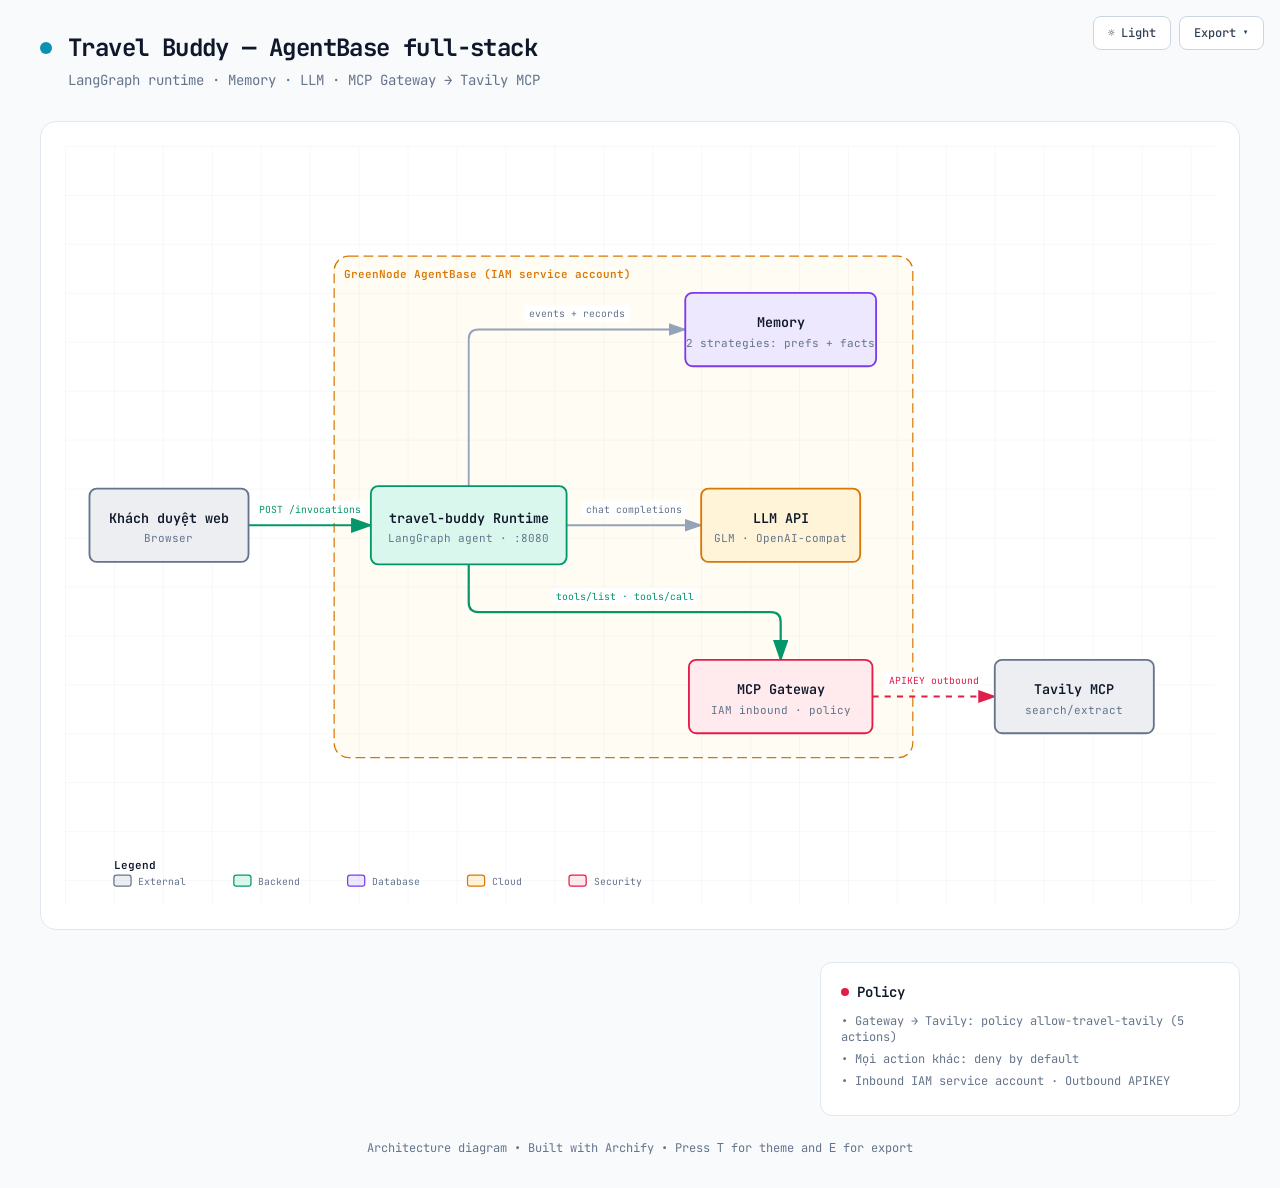
<file: docs/architecture.html>
<!DOCTYPE html>
<html lang="en" data-theme="dark">
<head>
  <meta charset="UTF-8">
  <meta name="viewport" content="width=device-width, initial-scale=1.0">
  <meta name="generator" content="archify 2.11.0">
  <title>Travel Buddy — AgentBase full-stack Diagram</title>
  <script>
    // Resolve the theme before first paint so light-preference users don't
    // see a dark flash. The toolbar script below re-applies with UI state.
    (function () {
      try {
        var theme = null;
        try {
          var param = new URLSearchParams(window.location.search).get('theme');
          if (param === 'light' || param === 'dark') theme = param;
        } catch (_) {}
        if (!theme) {
          try { theme = localStorage.getItem('archify-theme'); } catch (_) {}
        }
        if (theme !== 'light' && theme !== 'dark') {
          theme = window.matchMedia('(prefers-color-scheme: light)').matches ? 'light' : 'dark';
        }
        document.documentElement.setAttribute('data-theme', theme);
      } catch (_) {}
    })();
  </script>
  <!-- Async font load: a blackholed network must not block first paint.
       The body font stack falls back to system monospace until it lands. -->
  <link rel="preconnect" href="https://fonts.gstatic.com" crossorigin>
  <link href="https://fonts.googleapis.com/css2?family=JetBrains+Mono:wght@400;500;600;700&display=swap"
        rel="stylesheet" media="print" onload="this.media='all'">
  <noscript>
    <link href="https://fonts.googleapis.com/css2?family=JetBrains+Mono:wght@400;500;600;700&display=swap" rel="stylesheet">
  </noscript>
  <style>
    /* ==========================================================
       THEME VARIABLES — switch by toggling [data-theme] on <html>
       ========================================================== */
    :root,
    [data-theme="dark"] {
      --bg: #020617;
      --grid: #1e293b;
      --text: #ffffff;
      --text-muted: #94a3b8;
      --text-dim: #475569;
      /* UI chrome (menu hints, footer) needs more contrast than SVG .t-dim accents */
      --text-faint: #7d8da1;

      --panel: rgba(15, 23, 42, 0.5);
      --panel-border: #1e293b;
      --lane-fill: rgba(15, 23, 42, 0.22);
      --lane-stroke: #334155;

      --arrow: #64748b;
      --arrow-emphasis: #34d399;

      /* Opaque mask color used behind semi-transparent component fills
         so the arrows drawn underneath are properly hidden. */
      --mask: #0f172a;

      --frontend-fill:    rgba(8, 51, 68, 0.4);
      --frontend-stroke:  #22d3ee;
      --backend-fill:     rgba(6, 78, 59, 0.4);
      --backend-stroke:   #34d399;
      --database-fill:    rgba(76, 29, 149, 0.4);
      --database-stroke:  #a78bfa;
      --cloud-fill:       rgba(120, 53, 15, 0.3);
      --cloud-stroke:     #fbbf24;
      --security-fill:    rgba(136, 19, 55, 0.4);
      --security-stroke:  #fb7185;
      --messagebus-fill:  rgba(251, 146, 60, 0.3);
      --messagebus-stroke:#fb923c;
      --external-fill:    rgba(30, 41, 59, 0.5);
      --external-stroke:  #94a3b8;

      --toolbar-bg:       rgba(15, 23, 42, 0.8);
      --toolbar-border:   #334155;
      --toolbar-text:     #e2e8f0;
      --toolbar-hover:    rgba(15, 23, 42, 0.95);
      --toolbar-menu-bg:  #0f172a;
    }

    [data-theme="light"] {
      --bg: #f8fafc;
      --grid: #e2e8f0;
      --text: #0f172a;
      --text-muted: #64748b;
      --text-dim: #94a3b8;
      --text-faint: #64748b;

      --panel: #ffffff;
      --panel-border: #e2e8f0;
      --lane-fill: rgba(248, 250, 252, 0.65);
      --lane-stroke: #cbd5e1;

      --arrow: #94a3b8;
      --arrow-emphasis: #059669;

      --mask: #ffffff;

      --frontend-fill:    rgba(34, 211, 238, 0.15);
      --frontend-stroke:  #0891b2;
      --backend-fill:     rgba(52, 211, 153, 0.18);
      --backend-stroke:   #059669;
      --database-fill:    rgba(167, 139, 250, 0.2);
      --database-stroke:  #7c3aed;
      --cloud-fill:       rgba(251, 191, 36, 0.18);
      --cloud-stroke:     #d97706;
      --security-fill:    rgba(251, 113, 133, 0.15);
      --security-stroke:  #e11d48;
      --messagebus-fill:  rgba(251, 146, 60, 0.15);
      --messagebus-stroke:#ea580c;
      --external-fill:    rgba(148, 163, 184, 0.18);
      --external-stroke:  #64748b;

      --toolbar-bg:       rgba(255, 255, 255, 0.92);
      --toolbar-border:   #cbd5e1;
      --toolbar-text:     #334155;
      --toolbar-hover:    #ffffff;
      --toolbar-menu-bg:  #ffffff;
    }

    * { margin: 0; padding: 0; box-sizing: border-box; }

    body {
      font-family: 'JetBrains Mono', ui-monospace, SFMono-Regular, Menlo, Consolas, 'DejaVu Sans Mono', 'Liberation Mono', 'Noto Sans Mono CJK SC', 'PingFang SC', 'Hiragino Sans GB', 'Microsoft YaHei', monospace;
      background: var(--bg);
      min-height: 100vh;
      padding: 2rem;
      color: var(--text);
      transition: background 0.2s ease, color 0.2s ease;
    }

    .container { max-width: 1200px; margin: 0 auto; }

    .header { margin-bottom: 2rem; }

    .header-row {
      display: flex;
      align-items: center;
      gap: 1rem;
      margin-bottom: 0.5rem;
    }

    .pulse-dot {
      width: 12px;
      height: 12px;
      background: var(--frontend-stroke);
      border-radius: 50%;
      animation: pulse 2s infinite;
    }

    @keyframes pulse {
      0%, 100% { opacity: 1; }
      50% { opacity: 0.5; }
    }

    h1 {
      font-size: 1.5rem;
      font-weight: 700;
      letter-spacing: -0.025em;
    }

    .subtitle {
      color: var(--text-muted);
      font-size: 0.875rem;
      margin-left: 1.75rem;
    }

    .diagram-container {
      background: var(--panel);
      border-radius: 1rem;
      border: 1px solid var(--panel-border);
      padding: 1.5rem;
      overflow-x: auto;
    }

    svg {
      width: 100%;
      min-width: min(900px, 100%);
      display: block;
    }

    .cards {
      display: grid;
      grid-template-columns: repeat(auto-fit, minmax(280px, 1fr));
      gap: 1rem;
      margin-top: 2rem;
    }

    .card {
      background: var(--panel);
      border-radius: 0.75rem;
      border: 1px solid var(--panel-border);
      padding: 1.25rem;
    }

    .card-header {
      display: flex;
      align-items: center;
      gap: 0.5rem;
      margin-bottom: 0.75rem;
    }

    .card-dot {
      width: 8px;
      height: 8px;
      border-radius: 50%;
    }

    .card-dot.cyan     { background: var(--frontend-stroke); }
    .card-dot.emerald  { background: var(--backend-stroke); }
    .card-dot.violet   { background: var(--database-stroke); }
    .card-dot.amber    { background: var(--cloud-stroke); }
    .card-dot.rose     { background: var(--security-stroke); }
    .card-dot.orange   { background: var(--messagebus-stroke); }
    .card-dot.slate    { background: var(--external-stroke); }

    .card h3 { font-size: 0.875rem; font-weight: 600; color: var(--text); }

    .card ul {
      list-style: none;
      color: var(--text-muted);
      font-size: 0.75rem;
    }

    .card li { margin-bottom: 0.375rem; }

    .footer {
      text-align: center;
      margin-top: 1.5rem;
      color: var(--text-faint);
      font-size: 0.75rem;
    }

    /* ==========================================================
       Print stylesheet — hide interactive controls, force light,
       drop the grid so the diagram doesn't waste ink, use landscape
       so wide diagrams fit, pack summary cards into 2 columns to
       avoid an orphan card on a trailing page.
       ========================================================== */
    @page { size: landscape; margin: 1.5cm; }

    @media print {
      /* Force the FULL light palette — including component fills/strokes and
         lane/arrow colors — so printing from dark theme doesn't put neon
         strokes and translucent dark fills on white paper. */
      :root, [data-theme="dark"], [data-theme="light"] {
        --bg: #ffffff;
        --grid: transparent;
        --panel: #ffffff;
        --panel-border: #e2e8f0;
        --text: #0f172a;
        --text-muted: #475569;
        --text-dim: #94a3b8;
        --text-faint: #64748b;
        --mask: #ffffff;
        --lane-fill: rgba(248, 250, 252, 0.65);
        --lane-stroke: #cbd5e1;
        --arrow: #94a3b8;
        --arrow-emphasis: #059669;
        --frontend-fill:    rgba(34, 211, 238, 0.15);
        --frontend-stroke:  #0891b2;
        --backend-fill:     rgba(52, 211, 153, 0.18);
        --backend-stroke:   #059669;
        --database-fill:    rgba(167, 139, 250, 0.2);
        --database-stroke:  #7c3aed;
        --cloud-fill:       rgba(251, 191, 36, 0.18);
        --cloud-stroke:     #d97706;
        --security-fill:    rgba(251, 113, 133, 0.15);
        --security-stroke:  #e11d48;
        --messagebus-fill:  rgba(251, 146, 60, 0.15);
        --messagebus-stroke:#ea580c;
        --external-fill:    rgba(148, 163, 184, 0.18);
        --external-stroke:  #64748b;
      }
      body { background: #ffffff !important; padding: 0; }
      .container { max-width: none; }
      .toolbar, .archify-toast, .no-print { display: none !important; }
      .diagram-container, .card { box-shadow: none; border-color: #e2e8f0; }
      .cards { grid-template-columns: 1fr 1fr; }
      /* Ensure elements break sensibly across pages */
      .card { break-inside: avoid; page-break-inside: avoid; }
      .diagram-container { break-inside: avoid; page-break-inside: avoid; }
      h1, .subtitle { color: #0f172a; }
    }

    /* ==========================================================
       TOOLBAR (theme toggle + export menu)
       ========================================================== */
    .toolbar {
      position: fixed;
      top: 1rem;
      right: 1rem;
      display: flex;
      gap: 0.5rem;
      z-index: 100;
    }
    .toolbar button {
      background: var(--toolbar-bg);
      color: var(--toolbar-text);
      border: 1px solid var(--toolbar-border);
      padding: 0.5rem 0.875rem;
      border-radius: 0.5rem;
      font-family: inherit;
      font-size: 0.75rem;
      font-weight: 500;
      cursor: pointer;
      backdrop-filter: blur(8px);
      transition: background 0.15s, border-color 0.15s;
      display: inline-flex;
      align-items: center;
      gap: 0.375rem;
    }
    .toolbar button:hover {
      background: var(--toolbar-hover);
      border-color: var(--arrow);
    }
    .toolbar button:focus-visible {
      outline: 2px solid var(--frontend-stroke);
      outline-offset: 2px;
    }
    .toolbar .export-wrap { position: relative; }
    .toolbar .export-menu {
      position: absolute;
      top: calc(100% + 0.375rem);
      right: 0;
      background: var(--toolbar-menu-bg);
      border: 1px solid var(--toolbar-border);
      border-radius: 0.5rem;
      padding: 0.375rem;
      min-width: 160px;
      display: none;
      flex-direction: column;
      box-shadow: 0 4px 20px rgba(0,0,0,0.25);
    }
    .toolbar .export-menu.open { display: flex; }
    .toolbar .export-menu button {
      background: transparent;
      border: 0;
      justify-content: space-between;
      width: 100%;
      text-align: left;
      padding: 0.5rem 0.75rem;
    }
    .toolbar .export-menu button:hover {
      background: var(--toolbar-hover);
    }
    .toolbar .export-menu .hint {
      color: var(--text-faint);
      font-size: 0.625rem;
    }
    .toolbar .export-menu hr {
      border: 0;
      border-top: 1px solid var(--toolbar-border);
      margin: 0.25rem 0.375rem;
      opacity: 0.5;
    }

    /* Toast — brief feedback for actions like "copied" */
    .archify-toast {
      position: fixed;
      top: 1rem;
      left: 50%;
      transform: translateX(-50%) translateY(-8px);
      background: var(--toolbar-menu-bg);
      color: var(--text);
      border: 1px solid var(--toolbar-border);
      padding: 0.5rem 1rem;
      border-radius: 0.5rem;
      font-family: inherit;
      font-size: 0.75rem;
      opacity: 0;
      transition: opacity 0.2s, transform 0.2s;
      z-index: 200;
      pointer-events: none;
      box-shadow: 0 4px 20px rgba(0,0,0,0.25);
    }
    .archify-toast.show {
      opacity: 1;
      transform: translateX(-50%) translateY(0);
    }

    @media (max-width: 720px) {
      body { padding: 1rem; }
      .toolbar {
        position: static;
        justify-content: flex-end;
        margin-bottom: 1rem;
      }
      .header { margin-bottom: 1.25rem; }
      .header-row {
        gap: 0.75rem;
        align-items: flex-start;
      }
      h1 {
        font-size: 1.25rem;
        line-height: 1.25;
      }
      .subtitle {
        margin-left: 0;
        font-size: 0.8125rem;
        line-height: 1.55;
      }
      .diagram-container {
        padding: 0.75rem;
        border-radius: 0.75rem;
      }
      .cards {
        grid-template-columns: 1fr;
        margin-top: 1rem;
      }
    }

    /* ==========================================================
       SVG SEMANTIC CLASSES — use these instead of inline fill/stroke
       ========================================================== */
    .c-grid       { stroke: var(--grid); fill: none; }
    .c-mask       { fill: var(--mask); stroke: none; }

    .c-frontend   { fill: var(--frontend-fill);   stroke: var(--frontend-stroke); }
    .c-backend    { fill: var(--backend-fill);    stroke: var(--backend-stroke); }
    .c-database   { fill: var(--database-fill);   stroke: var(--database-stroke); }
    .c-cloud      { fill: var(--cloud-fill);      stroke: var(--cloud-stroke); }
    .c-security   { fill: var(--security-fill);   stroke: var(--security-stroke); }
    .c-messagebus { fill: var(--messagebus-fill); stroke: var(--messagebus-stroke); }
    .c-external   { fill: var(--external-fill);   stroke: var(--external-stroke); }

    /* Text helpers */
    .t-primary { fill: var(--text); }
    .t-muted   { fill: var(--text-muted); }
    .t-dim     { fill: var(--text-dim); }
    .t-frontend   { fill: var(--frontend-stroke); }
    .t-backend    { fill: var(--backend-stroke); }
    .t-database   { fill: var(--database-stroke); }
    .t-cloud      { fill: var(--cloud-stroke); }
    .t-security   { fill: var(--security-stroke); }
    .t-messagebus { fill: var(--messagebus-stroke); }
    .t-external   { fill: var(--external-stroke); }

    /* Arrows */
    .a-default   { stroke: var(--arrow); fill: none; }
    .a-emphasis  { stroke: var(--arrow-emphasis); fill: none; }
    .a-security  { stroke: var(--security-stroke); fill: none; stroke-dasharray: 5,5; }
    .a-dashed    { stroke: var(--database-stroke); fill: none; stroke-dasharray: 4,4; }

    /* Arrowhead markers reference these */
    .m-default   { fill: var(--arrow); }
    .m-emphasis  { fill: var(--arrow-emphasis); }
    .m-security  { fill: var(--security-stroke); }
    .m-dashed    { fill: var(--database-stroke); }

    /* Dashed boundary variants */
    .c-security-group { fill: transparent; stroke: var(--security-stroke); stroke-dasharray: 4,4; }
    .c-region         { fill: rgba(251, 191, 36, 0.05); stroke: var(--cloud-stroke); stroke-dasharray: 8,4; }
    .c-lane           { fill: var(--lane-fill); stroke: var(--lane-stroke); stroke-dasharray: 6,6; }

    /* Optional trace animation, enabled only by meta.animation = "trace".
       Static diagrams do not carry data-animation and render exactly as before. */
    svg[data-animation="trace"] [data-animate="edge"] {
      stroke-dasharray: 10 8;
      stroke-dashoffset: 54;
      animation: archify-edge-flow 2.4s linear infinite;
      animation-delay: calc(var(--step, 0) * 160ms);
    }
    svg[data-animation="trace"] [data-animate="node"] {
      transform-box: fill-box;
      transform-origin: center;
      animation: archify-node-pulse 3.6s ease-in-out infinite;
      animation-delay: calc(var(--step, 0) * 160ms);
    }
    @keyframes archify-edge-flow {
      to { stroke-dashoffset: 0; }
    }
    @keyframes archify-node-pulse {
      0%, 72%, 100% { filter: none; stroke-width: 1.5; }
      18%, 36% {
        filter: drop-shadow(0 0 8px var(--arrow-emphasis));
        stroke-width: 2.4;
      }
    }
    @media (prefers-reduced-motion: reduce) {
      svg[data-animation="trace"] [data-animate] {
        animation: none !important;
        stroke-dashoffset: 0;
      }
    }
  </style>
</head>
<body>
  <!-- Toolbar: theme toggle + export menu (present on every generated diagram)
       Keyboard: T toggles theme, E opens export menu (when no input focused) -->
  <div class="toolbar" role="toolbar" aria-label="Diagram actions">
    <button id="btn-theme" type="button"
            title="Toggle theme (T)"
            aria-label="Toggle color theme"
            aria-pressed="false">
      <span id="theme-icon" aria-hidden="true">&#9790;</span>
      <span id="theme-label">Dark</span>
    </button>
    <div class="export-wrap">
      <button id="btn-export" type="button"
              title="Export diagram (E)"
              aria-label="Export diagram"
              aria-haspopup="menu"
              aria-expanded="false"
              aria-controls="export-menu">
        Export <span aria-hidden="true">&#9662;</span>
      </button>
      <div class="export-menu" id="export-menu" role="menu" aria-label="Export">
        <button data-action="copy"  type="button" role="menuitem" tabindex="-1">Copy to clipboard <span class="hint">PNG</span></button>
        <hr role="separator">
        <button data-format="png"   type="button" role="menuitem" tabindex="-1">Download PNG</button>
        <button data-format="jpeg"  type="button" role="menuitem" tabindex="-1">Download JPEG</button>
        <button data-format="webp"  type="button" role="menuitem" tabindex="-1">Download WebP</button>
        <hr role="separator">
        <button data-format="svg"   type="button" role="menuitem" tabindex="-1">Download SVG <span class="hint">vector</span></button>
      </div>
    </div>
  </div>

  <div class="container">
    <!-- Header -->
    <div class="header">
      <div class="header-row">
        <div class="pulse-dot"></div>
        <h1>Travel Buddy — AgentBase full-stack</h1>
      </div>
      <p class="subtitle">LangGraph runtime · Memory · LLM · MCP Gateway → Tavily MCP</p>
    </div>

    <!-- Main Diagram -->
    <div class="diagram-container">
      <svg viewBox="0 0 940 620" role="img" aria-label="Travel Buddy — AgentBase full-stack — LangGraph runtime · Memory · LLM · MCP Gateway → Tavily MCP (architecture diagram)">
        <!-- Definitions -->
        <defs>
          <marker id="arrowhead" markerWidth="10" markerHeight="7" refX="9" refY="3.5" orient="auto">
            <polygon points="0 0, 10 3.5, 0 7" class="m-default" />
          </marker>
          <marker id="arrowhead-emphasis" markerWidth="10" markerHeight="7" refX="9" refY="3.5" orient="auto">
            <polygon points="0 0, 10 3.5, 0 7" class="m-emphasis" />
          </marker>
          <marker id="arrowhead-security" markerWidth="10" markerHeight="7" refX="9" refY="3.5" orient="auto">
            <polygon points="0 0, 10 3.5, 0 7" class="m-security" />
          </marker>
          <marker id="arrowhead-dashed" markerWidth="10" markerHeight="7" refX="9" refY="3.5" orient="auto">
            <polygon points="0 0, 10 3.5, 0 7" class="m-dashed" />
          </marker>
          <pattern id="grid" width="40" height="40" patternUnits="userSpaceOnUse">
            <path d="M 40 0 L 0 0 0 40" class="c-grid" stroke-width="0.5"/>
          </pattern>
        </defs>

        <!-- Background Grid -->
        <rect width="100%" height="100%" fill="url(#grid)" />

        <!-- Boundaries (behind everything) -->
        <rect x="220" y="90" width="473" height="410" rx="12" class="c-region" stroke-width="1"/>
        <text x="228" y="108" class="t-cloud" font-size="9" font-weight="600">GreenNode AgentBase (IAM service account)</text>

        <!-- Connection paths (before components for correct z-order) -->
        <path d="M 150 310 L 250 310" class="a-emphasis" stroke-width="1.8" marker-end="url(#arrowhead-emphasis)"/>
        <path d="M 330 278 L 330 158 Q 330 150 338 150 L 507 150" class="a-default" stroke-width="1.5" marker-end="url(#arrowhead)"/>
        <path d="M 410 310 L 520 310" class="a-default" stroke-width="1.5" marker-end="url(#arrowhead)"/>
        <path d="M 330 342 L 330 373 Q 330 381 338 381 L 577 381 Q 585 381 585 389 L 585 420" class="a-emphasis" stroke-width="1.8" marker-end="url(#arrowhead-emphasis)"/>
        <path d="M 660 450 L 760 450" class="a-security" stroke-width="1.5" marker-end="url(#arrowhead-security)"/>

        <!-- Components -->
        <rect x="20" y="280" width="130" height="60" rx="6" class="c-mask"/>
        <rect x="20" y="280" width="130" height="60" rx="6" class="c-external" stroke-width="1.5"/>
        <text x="85" y="308" class="t-primary" font-size="11" font-weight="600" text-anchor="middle">Khách duyệt web</text>
        <text x="85" y="324" class="t-muted" font-size="9" text-anchor="middle">Browser</text>

        <rect x="250" y="278" width="160" height="64" rx="6" class="c-mask"/>
        <rect x="250" y="278" width="160" height="64" rx="6" class="c-backend" stroke-width="1.5"/>
        <text x="330" y="308" class="t-primary" font-size="11" font-weight="600" text-anchor="middle">travel-buddy Runtime</text>
        <text x="330" y="324" class="t-muted" font-size="9" text-anchor="middle">LangGraph agent · :8080</text>

        <rect x="507" y="120" width="156" height="60" rx="6" class="c-mask"/>
        <rect x="507" y="120" width="156" height="60" rx="6" class="c-database" stroke-width="1.5"/>
        <text x="585" y="148" class="t-primary" font-size="11" font-weight="600" text-anchor="middle">Memory</text>
        <text x="585" y="164" class="t-muted" font-size="9" text-anchor="middle">2 strategies: prefs + facts</text>

        <rect x="520" y="280" width="130" height="60" rx="6" class="c-mask"/>
        <rect x="520" y="280" width="130" height="60" rx="6" class="c-cloud" stroke-width="1.5"/>
        <text x="585" y="308" class="t-primary" font-size="11" font-weight="600" text-anchor="middle">LLM API</text>
        <text x="585" y="324" class="t-muted" font-size="9" text-anchor="middle">GLM · OpenAI-compat</text>

        <rect x="510" y="420" width="150" height="60" rx="6" class="c-mask"/>
        <rect x="510" y="420" width="150" height="60" rx="6" class="c-security" stroke-width="1.5"/>
        <text x="585" y="448" class="t-primary" font-size="11" font-weight="600" text-anchor="middle">MCP Gateway</text>
        <text x="585" y="464" class="t-muted" font-size="9" text-anchor="middle">IAM inbound · policy</text>

        <rect x="760" y="420" width="130" height="60" rx="6" class="c-mask"/>
        <rect x="760" y="420" width="130" height="60" rx="6" class="c-external" stroke-width="1.5"/>
        <text x="825" y="448" class="t-primary" font-size="11" font-weight="600" text-anchor="middle">Tavily MCP</text>
        <text x="825" y="464" class="t-muted" font-size="9" text-anchor="middle">search/extract</text>

        <!-- Connection labels -->
        <rect x="154.2" y="290" width="91.6" height="14" rx="3" class="c-mask"/>
        <text x="200" y="300" class="t-backend" font-size="8" text-anchor="middle">POST /invocations</text>
        <rect x="375.1" y="130" width="86.8" height="14" rx="3" class="c-mask"/>
        <text x="418.5" y="140" class="t-muted" font-size="8" text-anchor="middle">events + records</text>
        <rect x="421.6" y="290" width="86.8" height="14" rx="3" class="c-mask"/>
        <text x="465" y="300" class="t-muted" font-size="8" text-anchor="middle">chat completions</text>
        <rect x="397.3" y="361" width="120.39999999999999" height="14" rx="3" class="c-mask"/>
        <text x="457.5" y="371" class="t-backend" font-size="8" text-anchor="middle">tools/list · tools/call</text>
        <rect x="669" y="430" width="82" height="14" rx="3" class="c-mask"/>
        <text x="710" y="440" class="t-security" font-size="8" text-anchor="middle">APIKEY outbound</text>

        <!-- Legend -->
        <text x="40" y="591" class="t-primary" font-size="9" font-weight="600">Legend</text>
        <rect x="40" y="596" width="14" height="9" rx="2" class="c-external" stroke-width="1"/>
        <text x="60" y="604" class="t-muted" font-size="8">External</text>
        <rect x="138" y="596" width="14" height="9" rx="2" class="c-backend" stroke-width="1"/>
        <text x="158" y="604" class="t-muted" font-size="8">Backend</text>
        <rect x="231" y="596" width="14" height="9" rx="2" class="c-database" stroke-width="1"/>
        <text x="251" y="604" class="t-muted" font-size="8">Database</text>
        <rect x="329" y="596" width="14" height="9" rx="2" class="c-cloud" stroke-width="1"/>
        <text x="349" y="604" class="t-muted" font-size="8">Cloud</text>
        <rect x="412" y="596" width="14" height="9" rx="2" class="c-security" stroke-width="1"/>
        <text x="432" y="604" class="t-muted" font-size="8">Security</text>
      </svg>
    </div>

    <!-- Info Cards -->
    <div class="cards">
      <div class="card" style="max-width: 420px; margin-left: auto; justify-self: end;">
        <div class="card-header">
          <div class="card-dot rose"></div>
          <h3>Policy</h3>
        </div>
        <ul>
          <li>&bull; Gateway → Tavily: policy allow-travel-tavily (5 actions)</li>
          <li>&bull; Mọi action khác: deny by default</li>
          <li>&bull; Inbound IAM service account · Outbound APIKEY</li>
        </ul>
      </div>
    </div>

    <!-- Footer -->
    <p class="footer">
      Architecture diagram &bull; Built with Archify<span class="no-print"> &bull; Press <kbd>T</kbd> for theme and <kbd>E</kbd> for export</span>
    </p>
  </div>

  <script>
    /* ============================================================
       Theme toggle — persists to localStorage, respects system pref
       ============================================================ */
    var Archify = {};

    Archify.theme = (function () {
      var STORAGE_KEY = 'archify-theme';
      var html = document.documentElement;
      var btn = document.getElementById('btn-theme');
      var icon = document.getElementById('theme-icon');
      var label = document.getElementById('theme-label');

      // localStorage can throw (blocked cookies, sandboxed iframes); the whole
      // script element dies on an uncaught error, so guard every access.
      function readStored() {
        try { return localStorage.getItem(STORAGE_KEY); } catch (_) { return null; }
      }
      function writeStored(value) {
        try { localStorage.setItem(STORAGE_KEY, value); } catch (_) {}
      }
      function urlOverride() {
        // URL param wins (useful for deterministic screenshots / share links)
        try {
          var param = new URLSearchParams(window.location.search).get('theme');
          if (param === 'light' || param === 'dark') return param;
        } catch (_) {}
        return null;
      }

      function resolveInitial() {
        var fromUrl = urlOverride();
        if (fromUrl) return fromUrl;
        var saved = readStored();
        if (saved === 'light' || saved === 'dark') return saved;
        return window.matchMedia('(prefers-color-scheme: light)').matches ? 'light' : 'dark';
      }

      function apply(theme) {
        html.setAttribute('data-theme', theme);
        icon.textContent = theme === 'dark' ? '\u263E' : '\u263C';
        label.textContent = theme === 'dark' ? 'Dark' : 'Light';
        btn.setAttribute('aria-pressed', theme === 'light' ? 'true' : 'false');
      }

      function toggle() {
        var next = html.getAttribute('data-theme') === 'dark' ? 'light' : 'dark';
        apply(next);
        writeStored(next);
      }

      apply(resolveInitial());
      btn.addEventListener('click', toggle);

      // Follow live OS theme changes while the user has no explicit preference.
      try {
        var media = window.matchMedia('(prefers-color-scheme: light)');
        var onChange = function (e) {
          var saved = readStored();
          if (urlOverride() || saved === 'light' || saved === 'dark') return;
          apply(e.matches ? 'light' : 'dark');
        };
        if (media.addEventListener) media.addEventListener('change', onChange);
        else if (media.addListener) media.addListener(onChange);
      } catch (_) {}

      return { toggle: toggle };
    })();

    /* ============================================================
       Export — PNG / JPEG / WebP / SVG (download) and Copy PNG (clipboard)

       Raster exports are always rendered at 4x source resolution for
       maximum sharpness. The trick: we set the serialized SVG's
       `width`/`height` to viewBox * 4 so the browser rasterizes the
       vectors at that resolution natively. drawImage then draws at
       the image's natural size (no upscaling = no blur).

       JPEG/WebP paint the current theme's background explicitly since
       those formats have no alpha channel.
       ============================================================ */
    (function () {
      var RASTER_SCALE = 4;

      function diagramFilename() {
        var title = (document.title || 'diagram')
          .replace(/\s+Architecture(\s+Diagram)?$/i, '')
          .replace(/\s+Diagram$/i, '')
          .trim();
        return title.replace(/[^a-z0-9_\-]+/gi, '-')
                    .toLowerCase()
                    .replace(/^-+|-+$/g, '') || 'diagram';
      }

      function currentBg() {
        return getComputedStyle(document.body).backgroundColor || '#ffffff';
      }

      /**
       * Serialize the main SVG into a standalone document.
       *
       * Two modes:
       * - Default (opts.autoTheme=false) — locks the serialized SVG to the
       *   viewer's current theme. Used by the raster pipeline
       *   (PNG/JPEG/WebP/clipboard) because canvas rasterization needs
       *   deterministic colors; a raster cannot react to
       *   prefers-color-scheme after encoding.
       * - autoTheme=true — emits BOTH dark and light variable sets plus a
       *   `@media (prefers-color-scheme)` rule so the resulting SVG
       *   self-themes when embedded in GitHub READMEs or other hosts that
       *   expose a color scheme. Used for "Download SVG".
       */
      function serializeSvg(scale, opts) {
        // scale: integer multiplier for intrinsic SVG pixel dimensions used by
        // the raster path. Defaults to 1 (natural size) for SVG download.
        scale = scale || 1;
        opts = opts || {};
        var autoTheme = opts.autoTheme === true;

        var svg = document.querySelector('.diagram-container svg');
        var clone = svg.cloneNode(true);

        var vb = svg.viewBox.baseVal;
        // Scale width/height so the browser rasterizes the vectors at target
        // resolution directly. viewBox stays unchanged so coordinates don't
        // shift. This is the key to sharp rasters — do NOT scale later via
        // canvas upscaling.
        clone.setAttribute('width', vb.width * scale);
        clone.setAttribute('height', vb.height * scale);
        clone.setAttribute('xmlns', 'http://www.w3.org/2000/svg');

        // Only the SVG-relevant rules: semantic classes, markers, and the
        // theme variable blocks. Toolbar/cards/print CSS can never apply
        // inside a standalone SVG and would only bloat the export.
        var hostStyle = (function () {
          var out = [];
          Array.prototype.forEach.call(document.styleSheets, function (sheet) {
            var rules;
            try { rules = sheet.cssRules; } catch (_) { return; } // cross-origin
            if (!rules) return;
            Array.prototype.forEach.call(rules, function (rule) {
              if (rule.type !== 1) return; // plain style rules only
              var sel = rule.selectorText || '';
              if (/(^|,)\s*(svg|:root|\[data-theme|\.c-|\.t-|\.a-|\.m-)/.test(sel)) {
                out.push(rule.cssText);
              }
            });
          });
          return out.join('\n');
        })();

        // Derive the variable list from the stylesheet so newly added theme
        // variables can never be missed by the export pipeline again
        // (--lane-fill/--lane-stroke once were).
        var varNames = (function () {
          var seen = {};
          var names = [];
          (hostStyle.match(/--[a-zA-Z0-9-]+(?=\s*:)/g) || []).forEach(function (n) {
            if (!seen[n]) { seen[n] = true; names.push(n); }
          });
          return names;
        })();

        // Resolve the full variable set for a given data-theme via an
        // off-DOM probe, independent of what the viewer is currently set to.
        function resolveVars(themeAttr) {
          var probe = document.createElement('div');
          probe.setAttribute('data-theme', themeAttr);
          probe.style.cssText = 'position:absolute;width:0;height:0;visibility:hidden;';
          document.body.appendChild(probe);
          try {
            var c = getComputedStyle(probe);
            return varNames.map(function (n) {
              return n + ': ' + c.getPropertyValue(n).trim() + ';';
            }).join(' ');
          } finally {
            document.body.removeChild(probe);
          }
        }

        // Prepend a local()-only @font-face block for each weight so that the
        // sandboxed image-rendering context used during PNG/JPEG/WebP export
        // can find JetBrains Mono if the user has it installed locally, and
        // falls through cleanly to the monospace stack otherwise. The usual
        // Google-Fonts <link> in the host document is unreachable from the
        // serialized SVG, so url()-sourced faces would just hang.
        var fontFallback = [400, 500, 600, 700].map(function (w) {
          return "@font-face { font-family: 'JetBrains Mono'; font-weight: " + w +
                 "; src: local('JetBrains Mono'), local('JetBrainsMono-Regular'); }";
        }).join('\n');

        var style = document.createElementNS('http://www.w3.org/2000/svg', 'style');
        var bgRect = document.createElementNS('http://www.w3.org/2000/svg', 'rect');
        bgRect.setAttribute('width', '100%');
        bgRect.setAttribute('height', '100%');

        if (autoTheme) {
          // Dual-theme SVG. Dark is the default (so hosts without
          // prefers-color-scheme still render), light swaps in via media
          // query, and svg[data-theme="..."] still lets downstream
          // consumers force a specific theme.
          var darkVars = resolveVars('dark');
          var lightVars = resolveVars('light');

          style.textContent =
            fontFallback + "\n" +
            "svg { font-family: 'JetBrains Mono', ui-monospace, SFMono-Regular, Menlo, Consolas, 'DejaVu Sans Mono', 'Liberation Mono', 'Noto Sans Mono CJK SC', 'PingFang SC', 'Hiragino Sans GB', 'Microsoft YaHei', monospace; }\n" +
            hostStyle + "\n" +
            ":root, svg { " + darkVars + " }\n" +
            "@media (prefers-color-scheme: light) { :root, svg { " + lightVars + " } }\n" +
            "svg[data-theme=\"light\"] { " + lightVars + " }\n" +
            "svg[data-theme=\"dark\"] { " + darkVars + " }\n" +
            "rect.c-bg-rect { fill: var(--bg); }\n";

          // Don't lock the serialized SVG to the viewer's current theme.
          clone.removeAttribute('data-theme');
          // Background follows the CSS variable, not a fixed color, so it
          // swaps with the media query.
          bgRect.setAttribute('class', 'c-bg-rect');
        } else {
          // Raster path: lock to the viewer's current theme.
          var theme = document.documentElement.getAttribute('data-theme') || 'dark';
          var themeHost = document.querySelector('[data-theme="' + theme + '"]') || document.documentElement;
          var computed = getComputedStyle(themeHost);
          var vars = varNames.map(function (n) {
            return n + ': ' + computed.getPropertyValue(n).trim() + ';';
          }).join(' ');

          // IMPORTANT: inject the resolved variables AFTER hostStyle,
          // otherwise hostStyle's ":root, [data-theme=\"dark\"] { ... }" rule
          // overrides our chosen theme via later-in-cascade equal-specificity.
          // Keep this order.
          style.textContent =
            fontFallback + "\n" +
            "svg { font-family: 'JetBrains Mono', ui-monospace, SFMono-Regular, Menlo, Consolas, 'DejaVu Sans Mono', 'Liberation Mono', 'Noto Sans Mono CJK SC', 'PingFang SC', 'Hiragino Sans GB', 'Microsoft YaHei', monospace; }\n" +
            hostStyle + "\n" +
            ":root, svg { " + vars + " }\n";

          bgRect.setAttribute('fill', computed.getPropertyValue('--bg').trim() || '#ffffff');
        }

        clone.insertBefore(style, clone.firstChild);
        clone.insertBefore(bgRect, style.nextSibling);

        return {
          svgString: new XMLSerializer().serializeToString(clone),
          width: vb.width * scale,
          height: vb.height * scale
        };
      }

      function download(blob, filename) {
        var url = URL.createObjectURL(blob);
        var a = document.createElement('a');
        a.href = url;
        a.download = filename;
        document.body.appendChild(a);
        a.click();
        a.remove();
        setTimeout(function () { URL.revokeObjectURL(url); }, 1000);
      }

      // Conservative upper bound on total canvas pixels. Older Safari on iOS
      // silently produces a blank canvas above ~16 Mpx; Chrome / Firefox /
      // desktop Safari are far higher but start failing on memory-constrained
      // devices. We pick the largest integer scale in {4,3,2,1} whose target
      // pixel count fits under this cap.
      var MAX_CANVAS_PIXELS = 16 * 1024 * 1024;

      function pickSafeScale(vbW, vbH) {
        for (var s = RASTER_SCALE; s >= 1; s--) {
          if (vbW * s * vbH * s <= MAX_CANVAS_PIXELS) return s;
        }
        return 1;
      }

      function rasterize(format) {
        // Serialize at a safe scale (RASTER_SCALE=4 by default, reduced if the
        // resulting canvas would exceed MAX_CANVAS_PIXELS). The SVG itself is
        // rasterized at target resolution natively; drawImage draws at natural
        // size — no upsampling blur.
        var svg = document.querySelector('.diagram-container svg');
        var vb = svg.viewBox.baseVal;
        var scale = pickSafeScale(vb.width, vb.height);
        var data = serializeSvg(scale);
        var svgBlob = new Blob([data.svgString], { type: 'image/svg+xml;charset=utf-8' });
        var svgUrl = URL.createObjectURL(svgBlob);

        return new Promise(function (resolve, reject) {
          var img = new Image();
          img.onload = function () {
            var canvas = document.createElement('canvas');
            canvas.width = data.width;
            canvas.height = data.height;
            var ctx = canvas.getContext('2d');
            if (format === 'jpeg') {
              ctx.fillStyle = currentBg();
              ctx.fillRect(0, 0, canvas.width, canvas.height);
            }
            // Draw at natural size — SVG was already rasterized at target res.
            ctx.drawImage(img, 0, 0);
            URL.revokeObjectURL(svgUrl);
            var mime = format === 'jpeg' ? 'image/jpeg' :
                       format === 'webp' ? 'image/webp' : 'image/png';
            var quality = format === 'png' ? undefined : 0.95;
            canvas.toBlob(function (blob) {
              if (!blob) reject(new Error('toBlob returned null for ' + format));
              else resolve(blob);
            }, mime, quality);
          };
          img.onerror = function (e) {
            URL.revokeObjectURL(svgUrl);
            reject(e);
          };
          img.src = svgUrl;
        });
      }

      var menu = document.getElementById('export-menu');
      var btn = document.getElementById('btn-export');
      var items = function () {
        return Array.prototype.slice.call(menu.querySelectorAll('button[role="menuitem"]'));
      };

      // ---- Clipboard support ----------------------------------------------
      function canCopyImage() {
        return typeof ClipboardItem !== 'undefined' &&
               navigator.clipboard &&
               typeof navigator.clipboard.write === 'function';
      }

      // ---- Raster format detection ----------------------------------------
      // canvas.toBlob('image/webp') silently returns a PNG on browsers without
      // WebP encoding (older Safari), so detect explicitly.
      function supports(format) {
        if (format === 'svg' || format === 'png') return true;
        var mime = format === 'jpeg' ? 'image/jpeg' : 'image/webp';
        try {
          var c = document.createElement('canvas');
          c.width = c.height = 2;
          return c.toDataURL(mime).indexOf('data:' + mime) === 0;
        } catch (_) { return false; }
      }

      // Gray out unsupported items.
      items().forEach(function (it) {
        if (it.dataset.format && !supports(it.dataset.format)) {
          it.disabled = true;
          it.title = 'Not supported by this browser';
          it.style.opacity = '0.5';
        }
        if (it.dataset.action === 'copy' && !canCopyImage()) {
          it.disabled = true;
          it.title = 'Clipboard image write not supported by this browser';
          it.style.opacity = '0.5';
        }
      });

      // ---- Toast ----------------------------------------------------------
      // A live region only announces CHANGES to an existing node, so the toast
      // element is created once up front and updated in place.
      var toastEl = document.createElement('div');
      toastEl.className = 'archify-toast';
      toastEl.setAttribute('role', 'status');
      document.body.appendChild(toastEl);
      var toastTimer = null;

      function toast(msg) {
        toastEl.textContent = '';
        requestAnimationFrame(function () {
          toastEl.textContent = msg;
          toastEl.classList.add('show');
        });
        clearTimeout(toastTimer);
        toastTimer = setTimeout(function () { toastEl.classList.remove('show'); }, 1500);
      }

      function open(focusLast) {
        menu.classList.add('open');
        btn.setAttribute('aria-expanded', 'true');
        var available = items().filter(function (i) { return !i.disabled; });
        var target = focusLast ? available[available.length - 1] : available[0];
        if (target) target.focus();
      }
      function close(focusTrigger) {
        menu.classList.remove('open');
        btn.setAttribute('aria-expanded', 'false');
        if (focusTrigger) btn.focus();
      }
      function isOpen() { return menu.classList.contains('open'); }

      btn.addEventListener('click', function (e) {
        e.stopPropagation();
        if (isOpen()) close(false);
        else open();
      });
      // APG menu-button pattern: ArrowDown/ArrowUp on the trigger opens the menu.
      btn.addEventListener('keydown', function (e) {
        if (e.key === 'ArrowDown' || e.key === 'ArrowUp') {
          e.preventDefault();
          if (!isOpen()) open(e.key === 'ArrowUp');
        }
      });
      document.addEventListener('click', function (e) {
        if (!menu.contains(e.target) && e.target !== btn) close(false);
      });

      // Keyboard navigation inside the menu.
      //   Menu items: Up/Down, Home/End.
      //   Esc closes + returns focus to trigger; Tab closes.
      menu.addEventListener('keydown', function (e) {
        if (e.key === 'Escape') { e.preventDefault(); close(true); return; }
        if (e.key === 'Tab')    { close(false); return; }

        var available = items().filter(function (i) { return !i.disabled; });
        var current = available.indexOf(document.activeElement);
        switch (e.key) {
          case 'ArrowDown':
            e.preventDefault();
            if (available.length) available[(current + 1 + available.length) % available.length].focus();
            break;
          case 'ArrowUp':
            e.preventDefault();
            if (available.length) available[(current - 1 + available.length) % available.length].focus();
            break;
          case 'Home':
            e.preventDefault();
            if (available[0]) available[0].focus();
            break;
          case 'End':
            e.preventDefault();
            if (available.length) available[available.length - 1].focus();
            break;
        }
      });

      function runExport(format) {
        var base = diagramFilename();
        close(true);
        return (format === 'svg'
          ? Promise.resolve(serializeSvg(1, { autoTheme: true })).then(function (d) {
              download(new Blob([d.svgString], { type: 'image/svg+xml;charset=utf-8' }), base + '.svg');
            })
          : rasterize(format).then(function (blob) {
              download(blob, base + '.' + format);
            })
        ).catch(function (err) {
          console.error(err);
          alert('Export failed: ' + (err && err.message ? err.message : format));
        });
      }

      function runCopy() {
        close(true);
        if (!canCopyImage()) {
          alert('Clipboard image write not supported in this browser.');
          return;
        }
        // WebKit requires ClipboardItem to be constructed synchronously inside
        // the user gesture — pass the pending Promise<Blob> as the item value.
        // Browsers that reject promise values throw synchronously; fall back
        // to awaiting the blob first (works in Chromium/Firefox).
        var blobPromise = rasterize('png');
        var writePromise;
        try {
          writePromise = navigator.clipboard.write([new ClipboardItem({ 'image/png': blobPromise })]);
        } catch (_) {
          writePromise = blobPromise.then(function (blob) {
            return navigator.clipboard.write([new ClipboardItem({ 'image/png': blob })]);
          });
        }
        return writePromise.then(function () {
          toast('Copied PNG to clipboard');
        }).catch(function (err) {
          console.error(err);
          alert('Copy failed: ' + (err && err.message ? err.message : 'unknown'));
        });
      }

      menu.addEventListener('click', function (e) {
        var copyBtn = e.target.closest('button[data-action="copy"]');
        if (copyBtn && !copyBtn.disabled) { runCopy(); return; }

        var formatBtn = e.target.closest('button[data-format]');
        if (formatBtn && !formatBtn.disabled) { runExport(formatBtn.dataset.format); }
      });

      Archify.exportMenu = { open: open, close: close, isOpen: isOpen, run: runExport };

      // Auto-open on page load for demo/screenshot purposes: ?openExport=1
      // Wait for fonts (so the menu doesn't flash before typography lands)
      // and paint before opening. Fallback timeout for browsers without the
      // Font Loading API.
      try {
        if (new URLSearchParams(window.location.search).get('openExport') === '1') {
          var openWhenReady = function () {
            requestAnimationFrame(function () { requestAnimationFrame(open); });
          };
          if (document.fonts && document.fonts.ready) {
            document.fonts.ready.then(openWhenReady);
          } else {
            setTimeout(openWhenReady, 200);
          }
        }
      } catch (_) {}
    })();

    /* ============================================================
       Global keyboard shortcuts
         T -> toggle theme
         E -> open export menu
       Ignored when focus is inside an input/textarea/contenteditable.
       ============================================================ */
    document.addEventListener('keydown', function (e) {
      if (e.metaKey || e.ctrlKey || e.altKey) return;
      var t = e.target;
      if (t && (t.tagName === 'INPUT' || t.tagName === 'TEXTAREA' || t.isContentEditable)) return;
      if (e.key === 't' || e.key === 'T') {
        e.preventDefault();
        Archify.theme.toggle();
      } else if (e.key === 'e' || e.key === 'E') {
        e.preventDefault();
        if (!Archify.exportMenu.isOpen()) Archify.exportMenu.open();
      }
    });
  </script>
</body>
</html>
</file>
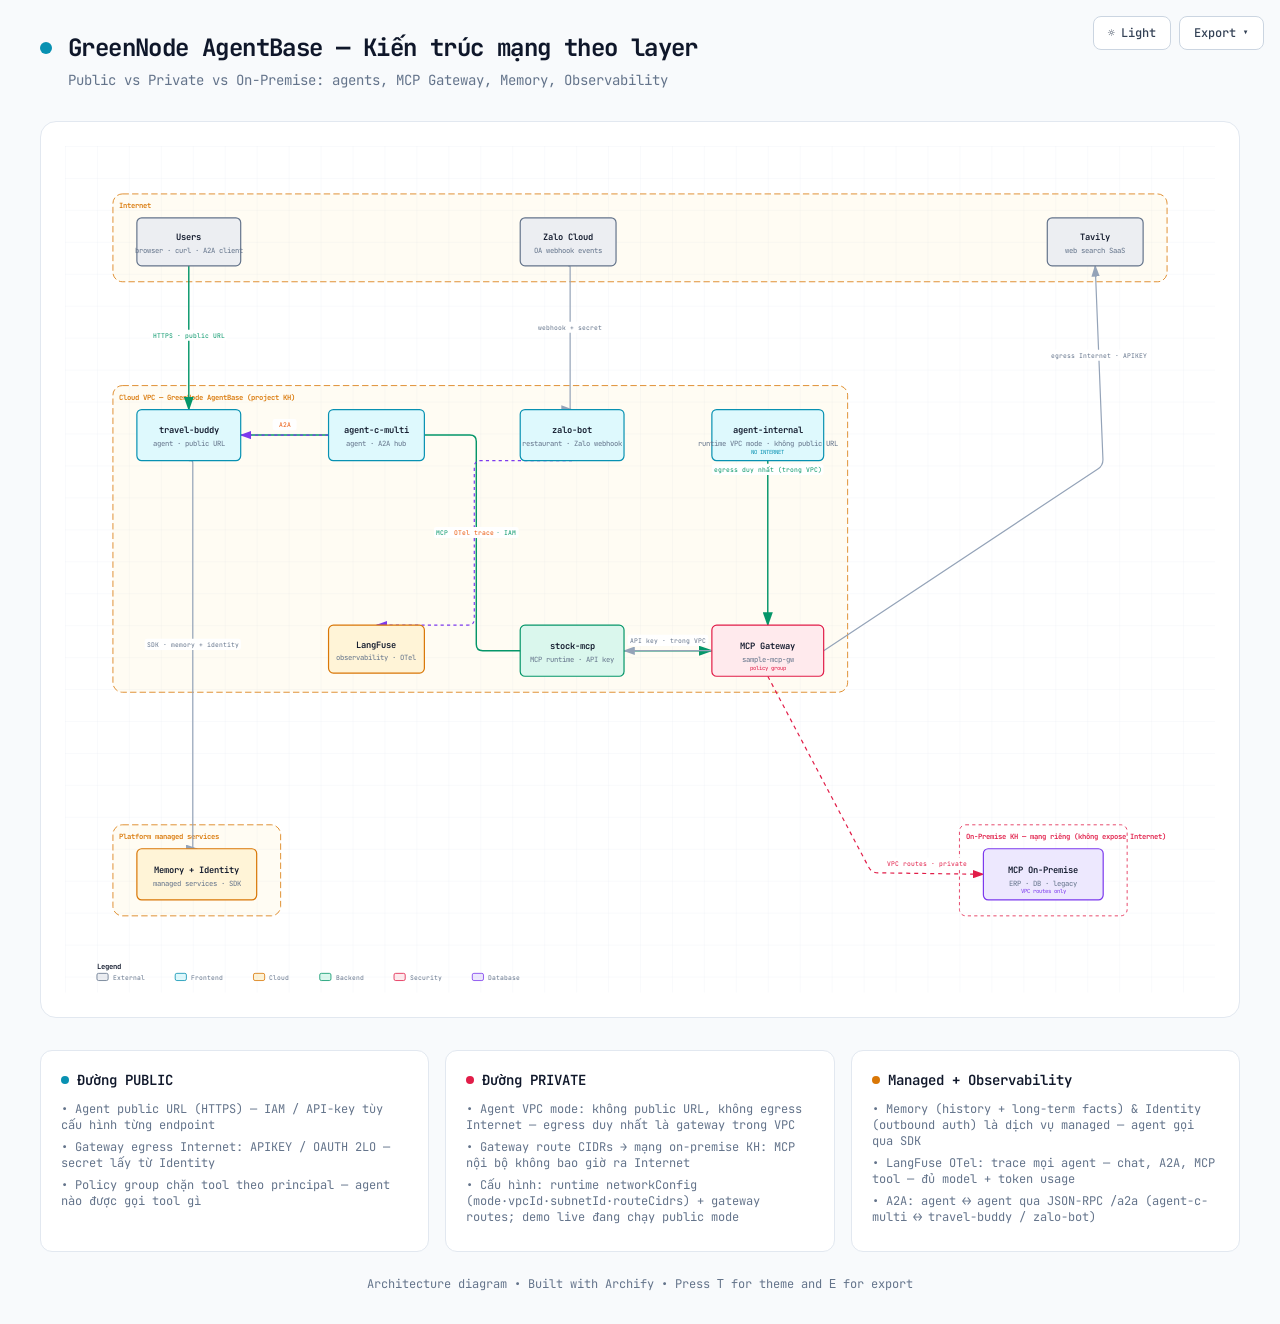
<file: docs/network-layers.html>
<!DOCTYPE html>
<html lang="en" data-theme="dark">
<head>
  <meta charset="UTF-8">
  <meta name="viewport" content="width=device-width, initial-scale=1.0">
  <meta name="generator" content="archify 2.11.0">
  <title>GreenNode AgentBase — Kiến trúc mạng theo layer Diagram</title>
  <script>
    // Resolve the theme before first paint so light-preference users don't
    // see a dark flash. The toolbar script below re-applies with UI state.
    (function () {
      try {
        var theme = null;
        try {
          var param = new URLSearchParams(window.location.search).get('theme');
          if (param === 'light' || param === 'dark') theme = param;
        } catch (_) {}
        if (!theme) {
          try { theme = localStorage.getItem('archify-theme'); } catch (_) {}
        }
        if (theme !== 'light' && theme !== 'dark') {
          theme = window.matchMedia('(prefers-color-scheme: light)').matches ? 'light' : 'dark';
        }
        document.documentElement.setAttribute('data-theme', theme);
      } catch (_) {}
    })();
  </script>
  <!-- Async font load: a blackholed network must not block first paint.
       The body font stack falls back to system monospace until it lands. -->
  <link rel="preconnect" href="https://fonts.gstatic.com" crossorigin>
  <link href="https://fonts.googleapis.com/css2?family=JetBrains+Mono:wght@400;500;600;700&display=swap"
        rel="stylesheet" media="print" onload="this.media='all'">
  <noscript>
    <link href="https://fonts.googleapis.com/css2?family=JetBrains+Mono:wght@400;500;600;700&display=swap" rel="stylesheet">
  </noscript>
  <style>
    /* ==========================================================
       THEME VARIABLES — switch by toggling [data-theme] on <html>
       ========================================================== */
    :root,
    [data-theme="dark"] {
      --bg: #020617;
      --grid: #1e293b;
      --text: #ffffff;
      --text-muted: #94a3b8;
      --text-dim: #475569;
      /* UI chrome (menu hints, footer) needs more contrast than SVG .t-dim accents */
      --text-faint: #7d8da1;

      --panel: rgba(15, 23, 42, 0.5);
      --panel-border: #1e293b;
      --lane-fill: rgba(15, 23, 42, 0.22);
      --lane-stroke: #334155;

      --arrow: #64748b;
      --arrow-emphasis: #34d399;

      /* Opaque mask color used behind semi-transparent component fills
         so the arrows drawn underneath are properly hidden. */
      --mask: #0f172a;

      --frontend-fill:    rgba(8, 51, 68, 0.4);
      --frontend-stroke:  #22d3ee;
      --backend-fill:     rgba(6, 78, 59, 0.4);
      --backend-stroke:   #34d399;
      --database-fill:    rgba(76, 29, 149, 0.4);
      --database-stroke:  #a78bfa;
      --cloud-fill:       rgba(120, 53, 15, 0.3);
      --cloud-stroke:     #fbbf24;
      --security-fill:    rgba(136, 19, 55, 0.4);
      --security-stroke:  #fb7185;
      --messagebus-fill:  rgba(251, 146, 60, 0.3);
      --messagebus-stroke:#fb923c;
      --external-fill:    rgba(30, 41, 59, 0.5);
      --external-stroke:  #94a3b8;

      --toolbar-bg:       rgba(15, 23, 42, 0.8);
      --toolbar-border:   #334155;
      --toolbar-text:     #e2e8f0;
      --toolbar-hover:    rgba(15, 23, 42, 0.95);
      --toolbar-menu-bg:  #0f172a;
    }

    [data-theme="light"] {
      --bg: #f8fafc;
      --grid: #e2e8f0;
      --text: #0f172a;
      --text-muted: #64748b;
      --text-dim: #94a3b8;
      --text-faint: #64748b;

      --panel: #ffffff;
      --panel-border: #e2e8f0;
      --lane-fill: rgba(248, 250, 252, 0.65);
      --lane-stroke: #cbd5e1;

      --arrow: #94a3b8;
      --arrow-emphasis: #059669;

      --mask: #ffffff;

      --frontend-fill:    rgba(34, 211, 238, 0.15);
      --frontend-stroke:  #0891b2;
      --backend-fill:     rgba(52, 211, 153, 0.18);
      --backend-stroke:   #059669;
      --database-fill:    rgba(167, 139, 250, 0.2);
      --database-stroke:  #7c3aed;
      --cloud-fill:       rgba(251, 191, 36, 0.18);
      --cloud-stroke:     #d97706;
      --security-fill:    rgba(251, 113, 133, 0.15);
      --security-stroke:  #e11d48;
      --messagebus-fill:  rgba(251, 146, 60, 0.15);
      --messagebus-stroke:#ea580c;
      --external-fill:    rgba(148, 163, 184, 0.18);
      --external-stroke:  #64748b;

      --toolbar-bg:       rgba(255, 255, 255, 0.92);
      --toolbar-border:   #cbd5e1;
      --toolbar-text:     #334155;
      --toolbar-hover:    #ffffff;
      --toolbar-menu-bg:  #ffffff;
    }

    * { margin: 0; padding: 0; box-sizing: border-box; }

    body {
      font-family: 'JetBrains Mono', ui-monospace, SFMono-Regular, Menlo, Consolas, 'DejaVu Sans Mono', 'Liberation Mono', 'Noto Sans Mono CJK SC', 'PingFang SC', 'Hiragino Sans GB', 'Microsoft YaHei', monospace;
      background: var(--bg);
      min-height: 100vh;
      padding: 2rem;
      color: var(--text);
      transition: background 0.2s ease, color 0.2s ease;
    }

    .container { max-width: 1200px; margin: 0 auto; }

    .header { margin-bottom: 2rem; }

    .header-row {
      display: flex;
      align-items: center;
      gap: 1rem;
      margin-bottom: 0.5rem;
    }

    .pulse-dot {
      width: 12px;
      height: 12px;
      background: var(--frontend-stroke);
      border-radius: 50%;
      animation: pulse 2s infinite;
    }

    @keyframes pulse {
      0%, 100% { opacity: 1; }
      50% { opacity: 0.5; }
    }

    h1 {
      font-size: 1.5rem;
      font-weight: 700;
      letter-spacing: -0.025em;
    }

    .subtitle {
      color: var(--text-muted);
      font-size: 0.875rem;
      margin-left: 1.75rem;
    }

    .diagram-container {
      background: var(--panel);
      border-radius: 1rem;
      border: 1px solid var(--panel-border);
      padding: 1.5rem;
      overflow-x: auto;
    }

    svg {
      width: 100%;
      min-width: min(900px, 100%);
      display: block;
    }

    .cards {
      display: grid;
      grid-template-columns: repeat(auto-fit, minmax(280px, 1fr));
      gap: 1rem;
      margin-top: 2rem;
    }

    .card {
      background: var(--panel);
      border-radius: 0.75rem;
      border: 1px solid var(--panel-border);
      padding: 1.25rem;
    }

    .card-header {
      display: flex;
      align-items: center;
      gap: 0.5rem;
      margin-bottom: 0.75rem;
    }

    .card-dot {
      width: 8px;
      height: 8px;
      border-radius: 50%;
    }

    .card-dot.cyan     { background: var(--frontend-stroke); }
    .card-dot.emerald  { background: var(--backend-stroke); }
    .card-dot.violet   { background: var(--database-stroke); }
    .card-dot.amber    { background: var(--cloud-stroke); }
    .card-dot.rose     { background: var(--security-stroke); }
    .card-dot.orange   { background: var(--messagebus-stroke); }
    .card-dot.slate    { background: var(--external-stroke); }

    .card h3 { font-size: 0.875rem; font-weight: 600; color: var(--text); }

    .card ul {
      list-style: none;
      color: var(--text-muted);
      font-size: 0.75rem;
    }

    .card li { margin-bottom: 0.375rem; }

    .footer {
      text-align: center;
      margin-top: 1.5rem;
      color: var(--text-faint);
      font-size: 0.75rem;
    }

    /* ==========================================================
       Print stylesheet — hide interactive controls, force light,
       drop the grid so the diagram doesn't waste ink, use landscape
       so wide diagrams fit, pack summary cards into 2 columns to
       avoid an orphan card on a trailing page.
       ========================================================== */
    @page { size: landscape; margin: 1.5cm; }

    @media print {
      /* Force the FULL light palette — including component fills/strokes and
         lane/arrow colors — so printing from dark theme doesn't put neon
         strokes and translucent dark fills on white paper. */
      :root, [data-theme="dark"], [data-theme="light"] {
        --bg: #ffffff;
        --grid: transparent;
        --panel: #ffffff;
        --panel-border: #e2e8f0;
        --text: #0f172a;
        --text-muted: #475569;
        --text-dim: #94a3b8;
        --text-faint: #64748b;
        --mask: #ffffff;
        --lane-fill: rgba(248, 250, 252, 0.65);
        --lane-stroke: #cbd5e1;
        --arrow: #94a3b8;
        --arrow-emphasis: #059669;
        --frontend-fill:    rgba(34, 211, 238, 0.15);
        --frontend-stroke:  #0891b2;
        --backend-fill:     rgba(52, 211, 153, 0.18);
        --backend-stroke:   #059669;
        --database-fill:    rgba(167, 139, 250, 0.2);
        --database-stroke:  #7c3aed;
        --cloud-fill:       rgba(251, 191, 36, 0.18);
        --cloud-stroke:     #d97706;
        --security-fill:    rgba(251, 113, 133, 0.15);
        --security-stroke:  #e11d48;
        --messagebus-fill:  rgba(251, 146, 60, 0.15);
        --messagebus-stroke:#ea580c;
        --external-fill:    rgba(148, 163, 184, 0.18);
        --external-stroke:  #64748b;
      }
      body { background: #ffffff !important; padding: 0; }
      .container { max-width: none; }
      .toolbar, .archify-toast, .no-print { display: none !important; }
      .diagram-container, .card { box-shadow: none; border-color: #e2e8f0; }
      .cards { grid-template-columns: 1fr 1fr; }
      /* Ensure elements break sensibly across pages */
      .card { break-inside: avoid; page-break-inside: avoid; }
      .diagram-container { break-inside: avoid; page-break-inside: avoid; }
      h1, .subtitle { color: #0f172a; }
    }

    /* ==========================================================
       TOOLBAR (theme toggle + export menu)
       ========================================================== */
    .toolbar {
      position: fixed;
      top: 1rem;
      right: 1rem;
      display: flex;
      gap: 0.5rem;
      z-index: 100;
    }
    .toolbar button {
      background: var(--toolbar-bg);
      color: var(--toolbar-text);
      border: 1px solid var(--toolbar-border);
      padding: 0.5rem 0.875rem;
      border-radius: 0.5rem;
      font-family: inherit;
      font-size: 0.75rem;
      font-weight: 500;
      cursor: pointer;
      backdrop-filter: blur(8px);
      transition: background 0.15s, border-color 0.15s;
      display: inline-flex;
      align-items: center;
      gap: 0.375rem;
    }
    .toolbar button:hover {
      background: var(--toolbar-hover);
      border-color: var(--arrow);
    }
    .toolbar button:focus-visible {
      outline: 2px solid var(--frontend-stroke);
      outline-offset: 2px;
    }
    .toolbar .export-wrap { position: relative; }
    .toolbar .export-menu {
      position: absolute;
      top: calc(100% + 0.375rem);
      right: 0;
      background: var(--toolbar-menu-bg);
      border: 1px solid var(--toolbar-border);
      border-radius: 0.5rem;
      padding: 0.375rem;
      min-width: 160px;
      display: none;
      flex-direction: column;
      box-shadow: 0 4px 20px rgba(0,0,0,0.25);
    }
    .toolbar .export-menu.open { display: flex; }
    .toolbar .export-menu button {
      background: transparent;
      border: 0;
      justify-content: space-between;
      width: 100%;
      text-align: left;
      padding: 0.5rem 0.75rem;
    }
    .toolbar .export-menu button:hover {
      background: var(--toolbar-hover);
    }
    .toolbar .export-menu .hint {
      color: var(--text-faint);
      font-size: 0.625rem;
    }
    .toolbar .export-menu hr {
      border: 0;
      border-top: 1px solid var(--toolbar-border);
      margin: 0.25rem 0.375rem;
      opacity: 0.5;
    }

    /* Toast — brief feedback for actions like "copied" */
    .archify-toast {
      position: fixed;
      top: 1rem;
      left: 50%;
      transform: translateX(-50%) translateY(-8px);
      background: var(--toolbar-menu-bg);
      color: var(--text);
      border: 1px solid var(--toolbar-border);
      padding: 0.5rem 1rem;
      border-radius: 0.5rem;
      font-family: inherit;
      font-size: 0.75rem;
      opacity: 0;
      transition: opacity 0.2s, transform 0.2s;
      z-index: 200;
      pointer-events: none;
      box-shadow: 0 4px 20px rgba(0,0,0,0.25);
    }
    .archify-toast.show {
      opacity: 1;
      transform: translateX(-50%) translateY(0);
    }

    @media (max-width: 720px) {
      body { padding: 1rem; }
      .toolbar {
        position: static;
        justify-content: flex-end;
        margin-bottom: 1rem;
      }
      .header { margin-bottom: 1.25rem; }
      .header-row {
        gap: 0.75rem;
        align-items: flex-start;
      }
      h1 {
        font-size: 1.25rem;
        line-height: 1.25;
      }
      .subtitle {
        margin-left: 0;
        font-size: 0.8125rem;
        line-height: 1.55;
      }
      .diagram-container {
        padding: 0.75rem;
        border-radius: 0.75rem;
      }
      .cards {
        grid-template-columns: 1fr;
        margin-top: 1rem;
      }
    }

    /* ==========================================================
       SVG SEMANTIC CLASSES — use these instead of inline fill/stroke
       ========================================================== */
    .c-grid       { stroke: var(--grid); fill: none; }
    .c-mask       { fill: var(--mask); stroke: none; }

    .c-frontend   { fill: var(--frontend-fill);   stroke: var(--frontend-stroke); }
    .c-backend    { fill: var(--backend-fill);    stroke: var(--backend-stroke); }
    .c-database   { fill: var(--database-fill);   stroke: var(--database-stroke); }
    .c-cloud      { fill: var(--cloud-fill);      stroke: var(--cloud-stroke); }
    .c-security   { fill: var(--security-fill);   stroke: var(--security-stroke); }
    .c-messagebus { fill: var(--messagebus-fill); stroke: var(--messagebus-stroke); }
    .c-external   { fill: var(--external-fill);   stroke: var(--external-stroke); }

    /* Text helpers */
    .t-primary { fill: var(--text); }
    .t-muted   { fill: var(--text-muted); }
    .t-dim     { fill: var(--text-dim); }
    .t-frontend   { fill: var(--frontend-stroke); }
    .t-backend    { fill: var(--backend-stroke); }
    .t-database   { fill: var(--database-stroke); }
    .t-cloud      { fill: var(--cloud-stroke); }
    .t-security   { fill: var(--security-stroke); }
    .t-messagebus { fill: var(--messagebus-stroke); }
    .t-external   { fill: var(--external-stroke); }

    /* Arrows */
    .a-default   { stroke: var(--arrow); fill: none; }
    .a-emphasis  { stroke: var(--arrow-emphasis); fill: none; }
    .a-security  { stroke: var(--security-stroke); fill: none; stroke-dasharray: 5,5; }
    .a-dashed    { stroke: var(--database-stroke); fill: none; stroke-dasharray: 4,4; }

    /* Arrowhead markers reference these */
    .m-default   { fill: var(--arrow); }
    .m-emphasis  { fill: var(--arrow-emphasis); }
    .m-security  { fill: var(--security-stroke); }
    .m-dashed    { fill: var(--database-stroke); }

    /* Dashed boundary variants */
    .c-security-group { fill: transparent; stroke: var(--security-stroke); stroke-dasharray: 4,4; }
    .c-region         { fill: rgba(251, 191, 36, 0.05); stroke: var(--cloud-stroke); stroke-dasharray: 8,4; }
    .c-lane           { fill: var(--lane-fill); stroke: var(--lane-stroke); stroke-dasharray: 6,6; }

    /* Optional trace animation, enabled only by meta.animation = "trace".
       Static diagrams do not carry data-animation and render exactly as before. */
    svg[data-animation="trace"] [data-animate="edge"] {
      stroke-dasharray: 10 8;
      stroke-dashoffset: 54;
      animation: archify-edge-flow 2.4s linear infinite;
      animation-delay: calc(var(--step, 0) * 160ms);
    }
    svg[data-animation="trace"] [data-animate="node"] {
      transform-box: fill-box;
      transform-origin: center;
      animation: archify-node-pulse 3.6s ease-in-out infinite;
      animation-delay: calc(var(--step, 0) * 160ms);
    }
    @keyframes archify-edge-flow {
      to { stroke-dashoffset: 0; }
    }
    @keyframes archify-node-pulse {
      0%, 72%, 100% { filter: none; stroke-width: 1.5; }
      18%, 36% {
        filter: drop-shadow(0 0 8px var(--arrow-emphasis));
        stroke-width: 2.4;
      }
    }
    @media (prefers-reduced-motion: reduce) {
      svg[data-animation="trace"] [data-animate] {
        animation: none !important;
        stroke-dashoffset: 0;
      }
    }
  </style>
</head>
<body>
  <!-- Toolbar: theme toggle + export menu (present on every generated diagram)
       Keyboard: T toggles theme, E opens export menu (when no input focused) -->
  <div class="toolbar" role="toolbar" aria-label="Diagram actions">
    <button id="btn-theme" type="button"
            title="Toggle theme (T)"
            aria-label="Toggle color theme"
            aria-pressed="false">
      <span id="theme-icon" aria-hidden="true">&#9790;</span>
      <span id="theme-label">Dark</span>
    </button>
    <div class="export-wrap">
      <button id="btn-export" type="button"
              title="Export diagram (E)"
              aria-label="Export diagram"
              aria-haspopup="menu"
              aria-expanded="false"
              aria-controls="export-menu">
        Export <span aria-hidden="true">&#9662;</span>
      </button>
      <div class="export-menu" id="export-menu" role="menu" aria-label="Export">
        <button data-action="copy"  type="button" role="menuitem" tabindex="-1">Copy to clipboard <span class="hint">PNG</span></button>
        <hr role="separator">
        <button data-format="png"   type="button" role="menuitem" tabindex="-1">Download PNG</button>
        <button data-format="jpeg"  type="button" role="menuitem" tabindex="-1">Download JPEG</button>
        <button data-format="webp"  type="button" role="menuitem" tabindex="-1">Download WebP</button>
        <hr role="separator">
        <button data-format="svg"   type="button" role="menuitem" tabindex="-1">Download SVG <span class="hint">vector</span></button>
      </div>
    </div>
  </div>

  <div class="container">
    <!-- Header -->
    <div class="header">
      <div class="header-row">
        <div class="pulse-dot"></div>
        <h1>GreenNode AgentBase — Kiến trúc mạng theo layer</h1>
      </div>
      <p class="subtitle">Public vs Private vs On-Premise: agents, MCP Gateway, Memory, Observability</p>
    </div>

    <!-- Main Diagram -->
    <div class="diagram-container">
      <svg viewBox="0 0 1440 1060" role="img" aria-label="GreenNode AgentBase — Kiến trúc mạng theo layer — Public vs Private vs On-Premise: agents, MCP Gateway, Memory, Observability (architecture diagram)">
        <!-- Definitions -->
        <defs>
          <marker id="arrowhead" markerWidth="10" markerHeight="7" refX="9" refY="3.5" orient="auto">
            <polygon points="0 0, 10 3.5, 0 7" class="m-default" />
          </marker>
          <marker id="arrowhead-emphasis" markerWidth="10" markerHeight="7" refX="9" refY="3.5" orient="auto">
            <polygon points="0 0, 10 3.5, 0 7" class="m-emphasis" />
          </marker>
          <marker id="arrowhead-security" markerWidth="10" markerHeight="7" refX="9" refY="3.5" orient="auto">
            <polygon points="0 0, 10 3.5, 0 7" class="m-security" />
          </marker>
          <marker id="arrowhead-dashed" markerWidth="10" markerHeight="7" refX="9" refY="3.5" orient="auto">
            <polygon points="0 0, 10 3.5, 0 7" class="m-dashed" />
          </marker>
          <pattern id="grid" width="40" height="40" patternUnits="userSpaceOnUse">
            <path d="M 40 0 L 0 0 0 40" class="c-grid" stroke-width="0.5"/>
          </pattern>
        </defs>

        <!-- Background Grid -->
        <rect width="100%" height="100%" fill="url(#grid)" />

        <!-- Boundaries (behind everything) -->
        <rect x="60" y="60" width="1320" height="110" rx="12" class="c-region" stroke-width="1"/>
        <text x="68" y="78" class="t-cloud" font-size="9" font-weight="600">Internet</text>

        <rect x="60" y="300" width="920" height="384" rx="12" class="c-region" stroke-width="1"/>
        <text x="68" y="318" class="t-cloud" font-size="9" font-weight="600">Cloud VPC — GreenNode AgentBase (project KH)</text>

        <rect x="60" y="850" width="210" height="114" rx="12" class="c-region" stroke-width="1"/>
        <text x="68" y="868" class="t-cloud" font-size="9" font-weight="600">Platform managed services</text>

        <rect x="1120" y="850" width="210" height="114" rx="8" class="c-security-group" stroke-width="1"/>
        <text x="1128" y="868" class="t-security" font-size="9" font-weight="600">On-Premise KH — mạng riêng (không expose Internet)</text>

        <!-- Connection paths (before components for correct z-order) -->
        <path d="M 155 150 L 155 330" class="a-emphasis" stroke-width="1.8" marker-end="url(#arrowhead-emphasis)"/>
        <path d="M 630 150 L 631.25 150 Q 632.5 150 632.5 151.25 L 632.5 328.75 Q 632.5 330 633.75 330 L 635 330" class="a-default" stroke-width="1.5" marker-end="url(#arrowhead)"/>
        <path d="M 220 362 L 507 362 Q 515 362 515 370 L 515 624 Q 515 632 523 632 L 810 632" class="a-emphasis" stroke-width="1.8" marker-end="url(#arrowhead-emphasis)"/>
        <path d="M 880 394 L 880 600" class="a-emphasis" stroke-width="1.8" marker-end="url(#arrowhead-emphasis)"/>
        <path d="M 950 632 L 1293.3318967391035 404.41999987579425 Q 1300 400 1299.6802556932091 392.0063923302257 L 1290 150" class="a-default" stroke-width="1.5" marker-end="url(#arrowhead)"/>
        <path d="M 810 632 L 700 632" class="a-default" stroke-width="1.5" marker-end="url(#arrowhead)"/>
        <path d="M 880 664 L 1006.2621835132718 902.9269011097297 Q 1010 910 1017.9991837983961 910.1142740542628 L 1150 912" class="a-security" stroke-width="1.5" marker-end="url(#arrowhead-security)"/>
        <path d="M 635 394 L 520.5 394 Q 512.5 394 512.5 402 L 512.5 592 Q 512.5 600 504.5 600 L 390 600" class="a-dashed" stroke-width="1.5" marker-end="url(#arrowhead-dashed)"/>
        <path d="M 155 394 L 157.5 394 Q 160 394 160 396.5 L 160 877.5 Q 160 880 162.5 880 L 165 880" class="a-default" stroke-width="1.5" marker-end="url(#arrowhead)"/>
        <path d="M 330 362 L 220 362" class="a-dashed" stroke-width="1.5" marker-end="url(#arrowhead-dashed)"/>

        <!-- Components -->
        <rect x="90" y="90" width="130" height="60" rx="6" class="c-mask"/>
        <rect x="90" y="90" width="130" height="60" rx="6" class="c-external" stroke-width="1.5"/>
        <text x="155" y="118" class="t-primary" font-size="11" font-weight="600" text-anchor="middle">Users</text>
        <text x="155" y="134" class="t-muted" font-size="9" text-anchor="middle">browser · curl · A2A client</text>

        <rect x="570" y="90" width="120" height="60" rx="6" class="c-mask"/>
        <rect x="570" y="90" width="120" height="60" rx="6" class="c-external" stroke-width="1.5"/>
        <text x="630" y="118" class="t-primary" font-size="11" font-weight="600" text-anchor="middle">Zalo Cloud</text>
        <text x="630" y="134" class="t-muted" font-size="9" text-anchor="middle">OA webhook events</text>

        <rect x="1230" y="90" width="120" height="60" rx="6" class="c-mask"/>
        <rect x="1230" y="90" width="120" height="60" rx="6" class="c-external" stroke-width="1.5"/>
        <text x="1290" y="118" class="t-primary" font-size="11" font-weight="600" text-anchor="middle">Tavily</text>
        <text x="1290" y="134" class="t-muted" font-size="9" text-anchor="middle">web search SaaS</text>

        <rect x="90" y="330" width="130" height="64" rx="6" class="c-mask"/>
        <rect x="90" y="330" width="130" height="64" rx="6" class="c-frontend" stroke-width="1.5"/>
        <text x="155" y="360" class="t-primary" font-size="11" font-weight="600" text-anchor="middle">travel-buddy</text>
        <text x="155" y="376" class="t-muted" font-size="9" text-anchor="middle">agent · public URL</text>

        <rect x="330" y="330" width="120" height="64" rx="6" class="c-mask"/>
        <rect x="330" y="330" width="120" height="64" rx="6" class="c-frontend" stroke-width="1.5"/>
        <text x="390" y="360" class="t-primary" font-size="11" font-weight="600" text-anchor="middle">agent-c-multi</text>
        <text x="390" y="376" class="t-muted" font-size="9" text-anchor="middle">agent · A2A hub</text>

        <rect x="570" y="330" width="130" height="64" rx="6" class="c-mask"/>
        <rect x="570" y="330" width="130" height="64" rx="6" class="c-frontend" stroke-width="1.5"/>
        <text x="635" y="360" class="t-primary" font-size="11" font-weight="600" text-anchor="middle">zalo-bot</text>
        <text x="635" y="376" class="t-muted" font-size="9" text-anchor="middle">restaurant · Zalo webhook</text>

        <rect x="810" y="330" width="140" height="64" rx="6" class="c-mask"/>
        <rect x="810" y="330" width="140" height="64" rx="6" class="c-frontend" stroke-width="1.5"/>
        <text x="880" y="360" class="t-primary" font-size="11" font-weight="600" text-anchor="middle">agent-internal</text>
        <text x="880" y="376" class="t-muted" font-size="9" text-anchor="middle">runtime VPC mode · không public URL</text>
        <text x="880" y="386" class="t-frontend" font-size="7" text-anchor="middle">NO INTERNET</text>

        <rect x="330" y="600" width="120" height="60" rx="6" class="c-mask"/>
        <rect x="330" y="600" width="120" height="60" rx="6" class="c-cloud" stroke-width="1.5"/>
        <text x="390" y="628" class="t-primary" font-size="11" font-weight="600" text-anchor="middle">LangFuse</text>
        <text x="390" y="644" class="t-muted" font-size="9" text-anchor="middle">observability · OTel</text>

        <rect x="570" y="600" width="130" height="64" rx="6" class="c-mask"/>
        <rect x="570" y="600" width="130" height="64" rx="6" class="c-backend" stroke-width="1.5"/>
        <text x="635" y="630" class="t-primary" font-size="11" font-weight="600" text-anchor="middle">stock-mcp</text>
        <text x="635" y="646" class="t-muted" font-size="9" text-anchor="middle">MCP runtime · API key</text>

        <rect x="810" y="600" width="140" height="64" rx="6" class="c-mask"/>
        <rect x="810" y="600" width="140" height="64" rx="6" class="c-security" stroke-width="1.5"/>
        <text x="880" y="630" class="t-primary" font-size="11" font-weight="600" text-anchor="middle">MCP Gateway</text>
        <text x="880" y="646" class="t-muted" font-size="9" text-anchor="middle">sample-mcp-gw</text>
        <text x="880" y="656" class="t-security" font-size="7" text-anchor="middle">policy group</text>

        <rect x="90" y="880" width="150" height="64" rx="6" class="c-mask"/>
        <rect x="90" y="880" width="150" height="64" rx="6" class="c-cloud" stroke-width="1.5"/>
        <text x="165" y="910" class="t-primary" font-size="11" font-weight="600" text-anchor="middle">Memory + Identity</text>
        <text x="165" y="926" class="t-muted" font-size="9" text-anchor="middle">managed services · SDK</text>

        <rect x="1150" y="880" width="150" height="64" rx="6" class="c-mask"/>
        <rect x="1150" y="880" width="150" height="64" rx="6" class="c-database" stroke-width="1.5"/>
        <text x="1225" y="910" class="t-primary" font-size="11" font-weight="600" text-anchor="middle">MCP On-Premise</text>
        <text x="1225" y="926" class="t-muted" font-size="9" text-anchor="middle">ERP · DB · legacy</text>
        <text x="1225" y="936" class="t-database" font-size="7" text-anchor="middle">VPC routes only</text>

        <!-- Connection labels -->
        <rect x="106.80000000000001" y="230" width="96.39999999999999" height="14" rx="3" class="c-mask"/>
        <text x="155" y="240" class="t-backend" font-size="8" text-anchor="middle">HTTPS · public URL</text>
        <rect x="589.1" y="220" width="86.8" height="14" rx="3" class="c-mask"/>
        <text x="632.5" y="230" class="t-muted" font-size="8" text-anchor="middle">webhook + secret</text>
        <rect x="462" y="477" width="106" height="14" rx="3" class="c-mask"/>
        <text x="515" y="487" class="t-backend" font-size="8" text-anchor="middle">MCP tool calls · IAM</text>
        <rect x="810.2" y="398" width="139.6" height="14" rx="3" class="c-mask"/>
        <text x="880" y="408" class="t-backend" font-size="8" text-anchor="middle">egress duy nhất (trong VPC)</text>
        <rect x="1232.4" y="255" width="125.19999999999999" height="14" rx="3" class="c-mask"/>
        <text x="1295" y="265" class="t-muted" font-size="8" text-anchor="middle">egress Internet · APIKEY</text>
        <rect x="704.4" y="612" width="101.2" height="14" rx="3" class="c-mask"/>
        <text x="755" y="622" class="t-muted" font-size="8" text-anchor="middle">API key · trong VPC</text>
        <rect x="1027" y="891" width="106" height="14" rx="3" class="c-mask"/>
        <text x="1080" y="901" class="t-security" font-size="8" text-anchor="middle">VPC routes · private</text>
        <rect x="483.5" y="477" width="58" height="14" rx="3" class="c-mask"/>
        <text x="512.5" y="487" class="t-messagebus" font-size="8" text-anchor="middle">OTel trace</text>
        <rect x="99.80000000000001" y="617" width="120.39999999999999" height="14" rx="3" class="c-mask"/>
        <text x="160" y="627" class="t-muted" font-size="8" text-anchor="middle">SDK · memory + identity</text>
        <rect x="260" y="342" width="30" height="14" rx="3" class="c-mask"/>
        <text x="275" y="352" class="t-messagebus" font-size="8" text-anchor="middle">A2A</text>

        <!-- Legend -->
        <text x="40" y="1031" class="t-primary" font-size="9" font-weight="600">Legend</text>
        <rect x="40" y="1036" width="14" height="9" rx="2" class="c-external" stroke-width="1"/>
        <text x="60" y="1044" class="t-muted" font-size="8">External</text>
        <rect x="138" y="1036" width="14" height="9" rx="2" class="c-frontend" stroke-width="1"/>
        <text x="158" y="1044" class="t-muted" font-size="8">Frontend</text>
        <rect x="236" y="1036" width="14" height="9" rx="2" class="c-cloud" stroke-width="1"/>
        <text x="256" y="1044" class="t-muted" font-size="8">Cloud</text>
        <rect x="319" y="1036" width="14" height="9" rx="2" class="c-backend" stroke-width="1"/>
        <text x="339" y="1044" class="t-muted" font-size="8">Backend</text>
        <rect x="412" y="1036" width="14" height="9" rx="2" class="c-security" stroke-width="1"/>
        <text x="432" y="1044" class="t-muted" font-size="8">Security</text>
        <rect x="510" y="1036" width="14" height="9" rx="2" class="c-database" stroke-width="1"/>
        <text x="530" y="1044" class="t-muted" font-size="8">Database</text>
      </svg>
    </div>

    <!-- Info Cards -->
    <div class="cards">
      <div class="card">
        <div class="card-header">
          <div class="card-dot cyan"></div>
          <h3>Đường PUBLIC</h3>
        </div>
        <ul>
          <li>&bull; Agent public URL (HTTPS) — IAM / API-key tùy cấu hình từng endpoint</li>
          <li>&bull; Gateway egress Internet: APIKEY / OAUTH 2LO — secret lấy từ Identity</li>
          <li>&bull; Policy group chặn tool theo principal — agent nào được gọi tool gì</li>
        </ul>
      </div>

      <div class="card">
        <div class="card-header">
          <div class="card-dot rose"></div>
          <h3>Đường PRIVATE</h3>
        </div>
        <ul>
          <li>&bull; Agent VPC mode: không public URL, không egress Internet — egress duy nhất là gateway trong VPC</li>
          <li>&bull; Gateway route CIDRs → mạng on-premise KH: MCP nội bộ không bao giờ ra Internet</li>
          <li>&bull; Cấu hình: runtime networkConfig (mode·vpcId·subnetId·routeCidrs) + gateway routes; demo live đang chạy public mode</li>
        </ul>
      </div>

      <div class="card">
        <div class="card-header">
          <div class="card-dot amber"></div>
          <h3>Managed + Observability</h3>
        </div>
        <ul>
          <li>&bull; Memory (history + long-term facts) &amp; Identity (outbound auth) là dịch vụ managed — agent gọi qua SDK</li>
          <li>&bull; LangFuse OTel: trace mọi agent — chat, A2A, MCP tool — đủ model + token usage</li>
          <li>&bull; A2A: agent ↔ agent qua JSON-RPC /a2a (agent-c-multi ↔ travel-buddy / zalo-bot)</li>
        </ul>
      </div>
    </div>

    <!-- Footer -->
    <p class="footer">
      Architecture diagram &bull; Built with Archify<span class="no-print"> &bull; Press <kbd>T</kbd> for theme and <kbd>E</kbd> for export</span>
    </p>
  </div>

  <script>
    /* ============================================================
       Theme toggle — persists to localStorage, respects system pref
       ============================================================ */
    var Archify = {};

    Archify.theme = (function () {
      var STORAGE_KEY = 'archify-theme';
      var html = document.documentElement;
      var btn = document.getElementById('btn-theme');
      var icon = document.getElementById('theme-icon');
      var label = document.getElementById('theme-label');

      // localStorage can throw (blocked cookies, sandboxed iframes); the whole
      // script element dies on an uncaught error, so guard every access.
      function readStored() {
        try { return localStorage.getItem(STORAGE_KEY); } catch (_) { return null; }
      }
      function writeStored(value) {
        try { localStorage.setItem(STORAGE_KEY, value); } catch (_) {}
      }
      function urlOverride() {
        // URL param wins (useful for deterministic screenshots / share links)
        try {
          var param = new URLSearchParams(window.location.search).get('theme');
          if (param === 'light' || param === 'dark') return param;
        } catch (_) {}
        return null;
      }

      function resolveInitial() {
        var fromUrl = urlOverride();
        if (fromUrl) return fromUrl;
        var saved = readStored();
        if (saved === 'light' || saved === 'dark') return saved;
        return window.matchMedia('(prefers-color-scheme: light)').matches ? 'light' : 'dark';
      }

      function apply(theme) {
        html.setAttribute('data-theme', theme);
        icon.textContent = theme === 'dark' ? '\u263E' : '\u263C';
        label.textContent = theme === 'dark' ? 'Dark' : 'Light';
        btn.setAttribute('aria-pressed', theme === 'light' ? 'true' : 'false');
      }

      function toggle() {
        var next = html.getAttribute('data-theme') === 'dark' ? 'light' : 'dark';
        apply(next);
        writeStored(next);
      }

      apply(resolveInitial());
      btn.addEventListener('click', toggle);

      // Follow live OS theme changes while the user has no explicit preference.
      try {
        var media = window.matchMedia('(prefers-color-scheme: light)');
        var onChange = function (e) {
          var saved = readStored();
          if (urlOverride() || saved === 'light' || saved === 'dark') return;
          apply(e.matches ? 'light' : 'dark');
        };
        if (media.addEventListener) media.addEventListener('change', onChange);
        else if (media.addListener) media.addListener(onChange);
      } catch (_) {}

      return { toggle: toggle };
    })();

    /* ============================================================
       Export — PNG / JPEG / WebP / SVG (download) and Copy PNG (clipboard)

       Raster exports are always rendered at 4x source resolution for
       maximum sharpness. The trick: we set the serialized SVG's
       `width`/`height` to viewBox * 4 so the browser rasterizes the
       vectors at that resolution natively. drawImage then draws at
       the image's natural size (no upscaling = no blur).

       JPEG/WebP paint the current theme's background explicitly since
       those formats have no alpha channel.
       ============================================================ */
    (function () {
      var RASTER_SCALE = 4;

      function diagramFilename() {
        var title = (document.title || 'diagram')
          .replace(/\s+Architecture(\s+Diagram)?$/i, '')
          .replace(/\s+Diagram$/i, '')
          .trim();
        return title.replace(/[^a-z0-9_\-]+/gi, '-')
                    .toLowerCase()
                    .replace(/^-+|-+$/g, '') || 'diagram';
      }

      function currentBg() {
        return getComputedStyle(document.body).backgroundColor || '#ffffff';
      }

      /**
       * Serialize the main SVG into a standalone document.
       *
       * Two modes:
       * - Default (opts.autoTheme=false) — locks the serialized SVG to the
       *   viewer's current theme. Used by the raster pipeline
       *   (PNG/JPEG/WebP/clipboard) because canvas rasterization needs
       *   deterministic colors; a raster cannot react to
       *   prefers-color-scheme after encoding.
       * - autoTheme=true — emits BOTH dark and light variable sets plus a
       *   `@media (prefers-color-scheme)` rule so the resulting SVG
       *   self-themes when embedded in GitHub READMEs or other hosts that
       *   expose a color scheme. Used for "Download SVG".
       */
      function serializeSvg(scale, opts) {
        // scale: integer multiplier for intrinsic SVG pixel dimensions used by
        // the raster path. Defaults to 1 (natural size) for SVG download.
        scale = scale || 1;
        opts = opts || {};
        var autoTheme = opts.autoTheme === true;

        var svg = document.querySelector('.diagram-container svg');
        var clone = svg.cloneNode(true);

        var vb = svg.viewBox.baseVal;
        // Scale width/height so the browser rasterizes the vectors at target
        // resolution directly. viewBox stays unchanged so coordinates don't
        // shift. This is the key to sharp rasters — do NOT scale later via
        // canvas upscaling.
        clone.setAttribute('width', vb.width * scale);
        clone.setAttribute('height', vb.height * scale);
        clone.setAttribute('xmlns', 'http://www.w3.org/2000/svg');

        // Only the SVG-relevant rules: semantic classes, markers, and the
        // theme variable blocks. Toolbar/cards/print CSS can never apply
        // inside a standalone SVG and would only bloat the export.
        var hostStyle = (function () {
          var out = [];
          Array.prototype.forEach.call(document.styleSheets, function (sheet) {
            var rules;
            try { rules = sheet.cssRules; } catch (_) { return; } // cross-origin
            if (!rules) return;
            Array.prototype.forEach.call(rules, function (rule) {
              if (rule.type !== 1) return; // plain style rules only
              var sel = rule.selectorText || '';
              if (/(^|,)\s*(svg|:root|\[data-theme|\.c-|\.t-|\.a-|\.m-)/.test(sel)) {
                out.push(rule.cssText);
              }
            });
          });
          return out.join('\n');
        })();

        // Derive the variable list from the stylesheet so newly added theme
        // variables can never be missed by the export pipeline again
        // (--lane-fill/--lane-stroke once were).
        var varNames = (function () {
          var seen = {};
          var names = [];
          (hostStyle.match(/--[a-zA-Z0-9-]+(?=\s*:)/g) || []).forEach(function (n) {
            if (!seen[n]) { seen[n] = true; names.push(n); }
          });
          return names;
        })();

        // Resolve the full variable set for a given data-theme via an
        // off-DOM probe, independent of what the viewer is currently set to.
        function resolveVars(themeAttr) {
          var probe = document.createElement('div');
          probe.setAttribute('data-theme', themeAttr);
          probe.style.cssText = 'position:absolute;width:0;height:0;visibility:hidden;';
          document.body.appendChild(probe);
          try {
            var c = getComputedStyle(probe);
            return varNames.map(function (n) {
              return n + ': ' + c.getPropertyValue(n).trim() + ';';
            }).join(' ');
          } finally {
            document.body.removeChild(probe);
          }
        }

        // Prepend a local()-only @font-face block for each weight so that the
        // sandboxed image-rendering context used during PNG/JPEG/WebP export
        // can find JetBrains Mono if the user has it installed locally, and
        // falls through cleanly to the monospace stack otherwise. The usual
        // Google-Fonts <link> in the host document is unreachable from the
        // serialized SVG, so url()-sourced faces would just hang.
        var fontFallback = [400, 500, 600, 700].map(function (w) {
          return "@font-face { font-family: 'JetBrains Mono'; font-weight: " + w +
                 "; src: local('JetBrains Mono'), local('JetBrainsMono-Regular'); }";
        }).join('\n');

        var style = document.createElementNS('http://www.w3.org/2000/svg', 'style');
        var bgRect = document.createElementNS('http://www.w3.org/2000/svg', 'rect');
        bgRect.setAttribute('width', '100%');
        bgRect.setAttribute('height', '100%');

        if (autoTheme) {
          // Dual-theme SVG. Dark is the default (so hosts without
          // prefers-color-scheme still render), light swaps in via media
          // query, and svg[data-theme="..."] still lets downstream
          // consumers force a specific theme.
          var darkVars = resolveVars('dark');
          var lightVars = resolveVars('light');

          style.textContent =
            fontFallback + "\n" +
            "svg { font-family: 'JetBrains Mono', ui-monospace, SFMono-Regular, Menlo, Consolas, 'DejaVu Sans Mono', 'Liberation Mono', 'Noto Sans Mono CJK SC', 'PingFang SC', 'Hiragino Sans GB', 'Microsoft YaHei', monospace; }\n" +
            hostStyle + "\n" +
            ":root, svg { " + darkVars + " }\n" +
            "@media (prefers-color-scheme: light) { :root, svg { " + lightVars + " } }\n" +
            "svg[data-theme=\"light\"] { " + lightVars + " }\n" +
            "svg[data-theme=\"dark\"] { " + darkVars + " }\n" +
            "rect.c-bg-rect { fill: var(--bg); }\n";

          // Don't lock the serialized SVG to the viewer's current theme.
          clone.removeAttribute('data-theme');
          // Background follows the CSS variable, not a fixed color, so it
          // swaps with the media query.
          bgRect.setAttribute('class', 'c-bg-rect');
        } else {
          // Raster path: lock to the viewer's current theme.
          var theme = document.documentElement.getAttribute('data-theme') || 'dark';
          var themeHost = document.querySelector('[data-theme="' + theme + '"]') || document.documentElement;
          var computed = getComputedStyle(themeHost);
          var vars = varNames.map(function (n) {
            return n + ': ' + computed.getPropertyValue(n).trim() + ';';
          }).join(' ');

          // IMPORTANT: inject the resolved variables AFTER hostStyle,
          // otherwise hostStyle's ":root, [data-theme=\"dark\"] { ... }" rule
          // overrides our chosen theme via later-in-cascade equal-specificity.
          // Keep this order.
          style.textContent =
            fontFallback + "\n" +
            "svg { font-family: 'JetBrains Mono', ui-monospace, SFMono-Regular, Menlo, Consolas, 'DejaVu Sans Mono', 'Liberation Mono', 'Noto Sans Mono CJK SC', 'PingFang SC', 'Hiragino Sans GB', 'Microsoft YaHei', monospace; }\n" +
            hostStyle + "\n" +
            ":root, svg { " + vars + " }\n";

          bgRect.setAttribute('fill', computed.getPropertyValue('--bg').trim() || '#ffffff');
        }

        clone.insertBefore(style, clone.firstChild);
        clone.insertBefore(bgRect, style.nextSibling);

        return {
          svgString: new XMLSerializer().serializeToString(clone),
          width: vb.width * scale,
          height: vb.height * scale
        };
      }

      function download(blob, filename) {
        var url = URL.createObjectURL(blob);
        var a = document.createElement('a');
        a.href = url;
        a.download = filename;
        document.body.appendChild(a);
        a.click();
        a.remove();
        setTimeout(function () { URL.revokeObjectURL(url); }, 1000);
      }

      // Conservative upper bound on total canvas pixels. Older Safari on iOS
      // silently produces a blank canvas above ~16 Mpx; Chrome / Firefox /
      // desktop Safari are far higher but start failing on memory-constrained
      // devices. We pick the largest integer scale in {4,3,2,1} whose target
      // pixel count fits under this cap.
      var MAX_CANVAS_PIXELS = 16 * 1024 * 1024;

      function pickSafeScale(vbW, vbH) {
        for (var s = RASTER_SCALE; s >= 1; s--) {
          if (vbW * s * vbH * s <= MAX_CANVAS_PIXELS) return s;
        }
        return 1;
      }

      function rasterize(format) {
        // Serialize at a safe scale (RASTER_SCALE=4 by default, reduced if the
        // resulting canvas would exceed MAX_CANVAS_PIXELS). The SVG itself is
        // rasterized at target resolution natively; drawImage draws at natural
        // size — no upsampling blur.
        var svg = document.querySelector('.diagram-container svg');
        var vb = svg.viewBox.baseVal;
        var scale = pickSafeScale(vb.width, vb.height);
        var data = serializeSvg(scale);
        var svgBlob = new Blob([data.svgString], { type: 'image/svg+xml;charset=utf-8' });
        var svgUrl = URL.createObjectURL(svgBlob);

        return new Promise(function (resolve, reject) {
          var img = new Image();
          img.onload = function () {
            var canvas = document.createElement('canvas');
            canvas.width = data.width;
            canvas.height = data.height;
            var ctx = canvas.getContext('2d');
            if (format === 'jpeg') {
              ctx.fillStyle = currentBg();
              ctx.fillRect(0, 0, canvas.width, canvas.height);
            }
            // Draw at natural size — SVG was already rasterized at target res.
            ctx.drawImage(img, 0, 0);
            URL.revokeObjectURL(svgUrl);
            var mime = format === 'jpeg' ? 'image/jpeg' :
                       format === 'webp' ? 'image/webp' : 'image/png';
            var quality = format === 'png' ? undefined : 0.95;
            canvas.toBlob(function (blob) {
              if (!blob) reject(new Error('toBlob returned null for ' + format));
              else resolve(blob);
            }, mime, quality);
          };
          img.onerror = function (e) {
            URL.revokeObjectURL(svgUrl);
            reject(e);
          };
          img.src = svgUrl;
        });
      }

      var menu = document.getElementById('export-menu');
      var btn = document.getElementById('btn-export');
      var items = function () {
        return Array.prototype.slice.call(menu.querySelectorAll('button[role="menuitem"]'));
      };

      // ---- Clipboard support ----------------------------------------------
      function canCopyImage() {
        return typeof ClipboardItem !== 'undefined' &&
               navigator.clipboard &&
               typeof navigator.clipboard.write === 'function';
      }

      // ---- Raster format detection ----------------------------------------
      // canvas.toBlob('image/webp') silently returns a PNG on browsers without
      // WebP encoding (older Safari), so detect explicitly.
      function supports(format) {
        if (format === 'svg' || format === 'png') return true;
        var mime = format === 'jpeg' ? 'image/jpeg' : 'image/webp';
        try {
          var c = document.createElement('canvas');
          c.width = c.height = 2;
          return c.toDataURL(mime).indexOf('data:' + mime) === 0;
        } catch (_) { return false; }
      }

      // Gray out unsupported items.
      items().forEach(function (it) {
        if (it.dataset.format && !supports(it.dataset.format)) {
          it.disabled = true;
          it.title = 'Not supported by this browser';
          it.style.opacity = '0.5';
        }
        if (it.dataset.action === 'copy' && !canCopyImage()) {
          it.disabled = true;
          it.title = 'Clipboard image write not supported by this browser';
          it.style.opacity = '0.5';
        }
      });

      // ---- Toast ----------------------------------------------------------
      // A live region only announces CHANGES to an existing node, so the toast
      // element is created once up front and updated in place.
      var toastEl = document.createElement('div');
      toastEl.className = 'archify-toast';
      toastEl.setAttribute('role', 'status');
      document.body.appendChild(toastEl);
      var toastTimer = null;

      function toast(msg) {
        toastEl.textContent = '';
        requestAnimationFrame(function () {
          toastEl.textContent = msg;
          toastEl.classList.add('show');
        });
        clearTimeout(toastTimer);
        toastTimer = setTimeout(function () { toastEl.classList.remove('show'); }, 1500);
      }

      function open(focusLast) {
        menu.classList.add('open');
        btn.setAttribute('aria-expanded', 'true');
        var available = items().filter(function (i) { return !i.disabled; });
        var target = focusLast ? available[available.length - 1] : available[0];
        if (target) target.focus();
      }
      function close(focusTrigger) {
        menu.classList.remove('open');
        btn.setAttribute('aria-expanded', 'false');
        if (focusTrigger) btn.focus();
      }
      function isOpen() { return menu.classList.contains('open'); }

      btn.addEventListener('click', function (e) {
        e.stopPropagation();
        if (isOpen()) close(false);
        else open();
      });
      // APG menu-button pattern: ArrowDown/ArrowUp on the trigger opens the menu.
      btn.addEventListener('keydown', function (e) {
        if (e.key === 'ArrowDown' || e.key === 'ArrowUp') {
          e.preventDefault();
          if (!isOpen()) open(e.key === 'ArrowUp');
        }
      });
      document.addEventListener('click', function (e) {
        if (!menu.contains(e.target) && e.target !== btn) close(false);
      });

      // Keyboard navigation inside the menu.
      //   Menu items: Up/Down, Home/End.
      //   Esc closes + returns focus to trigger; Tab closes.
      menu.addEventListener('keydown', function (e) {
        if (e.key === 'Escape') { e.preventDefault(); close(true); return; }
        if (e.key === 'Tab')    { close(false); return; }

        var available = items().filter(function (i) { return !i.disabled; });
        var current = available.indexOf(document.activeElement);
        switch (e.key) {
          case 'ArrowDown':
            e.preventDefault();
            if (available.length) available[(current + 1 + available.length) % available.length].focus();
            break;
          case 'ArrowUp':
            e.preventDefault();
            if (available.length) available[(current - 1 + available.length) % available.length].focus();
            break;
          case 'Home':
            e.preventDefault();
            if (available[0]) available[0].focus();
            break;
          case 'End':
            e.preventDefault();
            if (available.length) available[available.length - 1].focus();
            break;
        }
      });

      function runExport(format) {
        var base = diagramFilename();
        close(true);
        return (format === 'svg'
          ? Promise.resolve(serializeSvg(1, { autoTheme: true })).then(function (d) {
              download(new Blob([d.svgString], { type: 'image/svg+xml;charset=utf-8' }), base + '.svg');
            })
          : rasterize(format).then(function (blob) {
              download(blob, base + '.' + format);
            })
        ).catch(function (err) {
          console.error(err);
          alert('Export failed: ' + (err && err.message ? err.message : format));
        });
      }

      function runCopy() {
        close(true);
        if (!canCopyImage()) {
          alert('Clipboard image write not supported in this browser.');
          return;
        }
        // WebKit requires ClipboardItem to be constructed synchronously inside
        // the user gesture — pass the pending Promise<Blob> as the item value.
        // Browsers that reject promise values throw synchronously; fall back
        // to awaiting the blob first (works in Chromium/Firefox).
        var blobPromise = rasterize('png');
        var writePromise;
        try {
          writePromise = navigator.clipboard.write([new ClipboardItem({ 'image/png': blobPromise })]);
        } catch (_) {
          writePromise = blobPromise.then(function (blob) {
            return navigator.clipboard.write([new ClipboardItem({ 'image/png': blob })]);
          });
        }
        return writePromise.then(function () {
          toast('Copied PNG to clipboard');
        }).catch(function (err) {
          console.error(err);
          alert('Copy failed: ' + (err && err.message ? err.message : 'unknown'));
        });
      }

      menu.addEventListener('click', function (e) {
        var copyBtn = e.target.closest('button[data-action="copy"]');
        if (copyBtn && !copyBtn.disabled) { runCopy(); return; }

        var formatBtn = e.target.closest('button[data-format]');
        if (formatBtn && !formatBtn.disabled) { runExport(formatBtn.dataset.format); }
      });

      Archify.exportMenu = { open: open, close: close, isOpen: isOpen, run: runExport };

      // Auto-open on page load for demo/screenshot purposes: ?openExport=1
      // Wait for fonts (so the menu doesn't flash before typography lands)
      // and paint before opening. Fallback timeout for browsers without the
      // Font Loading API.
      try {
        if (new URLSearchParams(window.location.search).get('openExport') === '1') {
          var openWhenReady = function () {
            requestAnimationFrame(function () { requestAnimationFrame(open); });
          };
          if (document.fonts && document.fonts.ready) {
            document.fonts.ready.then(openWhenReady);
          } else {
            setTimeout(openWhenReady, 200);
          }
        }
      } catch (_) {}
    })();

    /* ============================================================
       Global keyboard shortcuts
         T -> toggle theme
         E -> open export menu
       Ignored when focus is inside an input/textarea/contenteditable.
       ============================================================ */
    document.addEventListener('keydown', function (e) {
      if (e.metaKey || e.ctrlKey || e.altKey) return;
      var t = e.target;
      if (t && (t.tagName === 'INPUT' || t.tagName === 'TEXTAREA' || t.isContentEditable)) return;
      if (e.key === 't' || e.key === 'T') {
        e.preventDefault();
        Archify.theme.toggle();
      } else if (e.key === 'e' || e.key === 'E') {
        e.preventDefault();
        if (!Archify.exportMenu.isOpen()) Archify.exportMenu.open();
      }
    });
  </script>
</body>
</html>
</file>
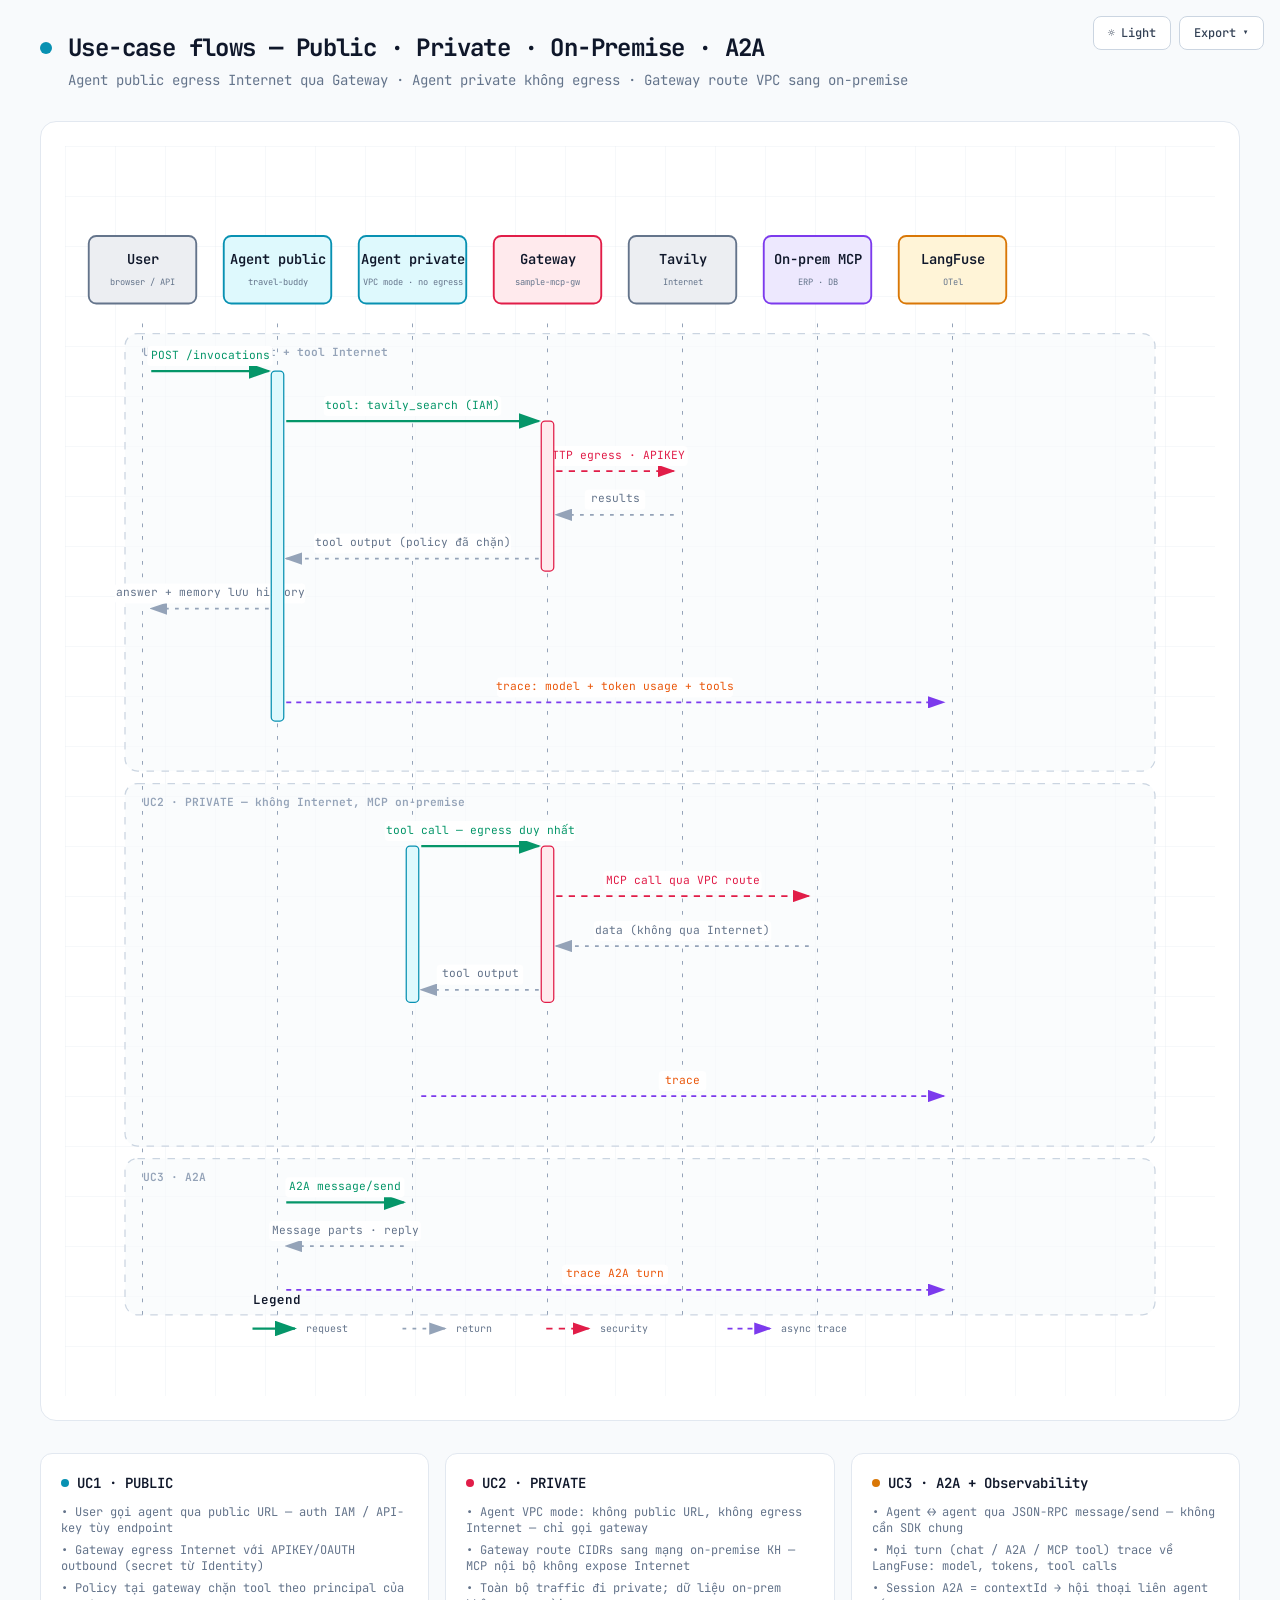
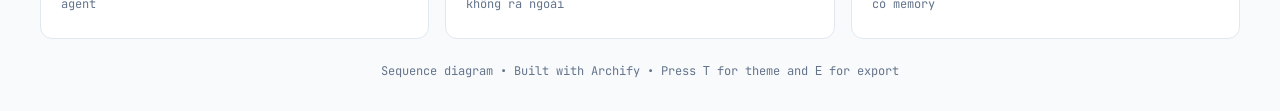
<file: docs/usecase-flows.html>
<!DOCTYPE html>
<html lang="en" data-theme="dark">
<head>
  <meta charset="UTF-8">
  <meta name="viewport" content="width=device-width, initial-scale=1.0">
  <meta name="generator" content="archify 2.11.0">
  <title>Use-case flows — Public · Private · On-Premise · A2A Diagram</title>
  <script>
    // Resolve the theme before first paint so light-preference users don't
    // see a dark flash. The toolbar script below re-applies with UI state.
    (function () {
      try {
        var theme = null;
        try {
          var param = new URLSearchParams(window.location.search).get('theme');
          if (param === 'light' || param === 'dark') theme = param;
        } catch (_) {}
        if (!theme) {
          try { theme = localStorage.getItem('archify-theme'); } catch (_) {}
        }
        if (theme !== 'light' && theme !== 'dark') {
          theme = window.matchMedia('(prefers-color-scheme: light)').matches ? 'light' : 'dark';
        }
        document.documentElement.setAttribute('data-theme', theme);
      } catch (_) {}
    })();
  </script>
  <!-- Async font load: a blackholed network must not block first paint.
       The body font stack falls back to system monospace until it lands. -->
  <link rel="preconnect" href="https://fonts.gstatic.com" crossorigin>
  <link href="https://fonts.googleapis.com/css2?family=JetBrains+Mono:wght@400;500;600;700&display=swap"
        rel="stylesheet" media="print" onload="this.media='all'">
  <noscript>
    <link href="https://fonts.googleapis.com/css2?family=JetBrains+Mono:wght@400;500;600;700&display=swap" rel="stylesheet">
  </noscript>
  <style>
    /* ==========================================================
       THEME VARIABLES — switch by toggling [data-theme] on <html>
       ========================================================== */
    :root,
    [data-theme="dark"] {
      --bg: #020617;
      --grid: #1e293b;
      --text: #ffffff;
      --text-muted: #94a3b8;
      --text-dim: #475569;
      /* UI chrome (menu hints, footer) needs more contrast than SVG .t-dim accents */
      --text-faint: #7d8da1;

      --panel: rgba(15, 23, 42, 0.5);
      --panel-border: #1e293b;
      --lane-fill: rgba(15, 23, 42, 0.22);
      --lane-stroke: #334155;

      --arrow: #64748b;
      --arrow-emphasis: #34d399;

      /* Opaque mask color used behind semi-transparent component fills
         so the arrows drawn underneath are properly hidden. */
      --mask: #0f172a;

      --frontend-fill:    rgba(8, 51, 68, 0.4);
      --frontend-stroke:  #22d3ee;
      --backend-fill:     rgba(6, 78, 59, 0.4);
      --backend-stroke:   #34d399;
      --database-fill:    rgba(76, 29, 149, 0.4);
      --database-stroke:  #a78bfa;
      --cloud-fill:       rgba(120, 53, 15, 0.3);
      --cloud-stroke:     #fbbf24;
      --security-fill:    rgba(136, 19, 55, 0.4);
      --security-stroke:  #fb7185;
      --messagebus-fill:  rgba(251, 146, 60, 0.3);
      --messagebus-stroke:#fb923c;
      --external-fill:    rgba(30, 41, 59, 0.5);
      --external-stroke:  #94a3b8;

      --toolbar-bg:       rgba(15, 23, 42, 0.8);
      --toolbar-border:   #334155;
      --toolbar-text:     #e2e8f0;
      --toolbar-hover:    rgba(15, 23, 42, 0.95);
      --toolbar-menu-bg:  #0f172a;
    }

    [data-theme="light"] {
      --bg: #f8fafc;
      --grid: #e2e8f0;
      --text: #0f172a;
      --text-muted: #64748b;
      --text-dim: #94a3b8;
      --text-faint: #64748b;

      --panel: #ffffff;
      --panel-border: #e2e8f0;
      --lane-fill: rgba(248, 250, 252, 0.65);
      --lane-stroke: #cbd5e1;

      --arrow: #94a3b8;
      --arrow-emphasis: #059669;

      --mask: #ffffff;

      --frontend-fill:    rgba(34, 211, 238, 0.15);
      --frontend-stroke:  #0891b2;
      --backend-fill:     rgba(52, 211, 153, 0.18);
      --backend-stroke:   #059669;
      --database-fill:    rgba(167, 139, 250, 0.2);
      --database-stroke:  #7c3aed;
      --cloud-fill:       rgba(251, 191, 36, 0.18);
      --cloud-stroke:     #d97706;
      --security-fill:    rgba(251, 113, 133, 0.15);
      --security-stroke:  #e11d48;
      --messagebus-fill:  rgba(251, 146, 60, 0.15);
      --messagebus-stroke:#ea580c;
      --external-fill:    rgba(148, 163, 184, 0.18);
      --external-stroke:  #64748b;

      --toolbar-bg:       rgba(255, 255, 255, 0.92);
      --toolbar-border:   #cbd5e1;
      --toolbar-text:     #334155;
      --toolbar-hover:    #ffffff;
      --toolbar-menu-bg:  #ffffff;
    }

    * { margin: 0; padding: 0; box-sizing: border-box; }

    body {
      font-family: 'JetBrains Mono', ui-monospace, SFMono-Regular, Menlo, Consolas, 'DejaVu Sans Mono', 'Liberation Mono', 'Noto Sans Mono CJK SC', 'PingFang SC', 'Hiragino Sans GB', 'Microsoft YaHei', monospace;
      background: var(--bg);
      min-height: 100vh;
      padding: 2rem;
      color: var(--text);
      transition: background 0.2s ease, color 0.2s ease;
    }

    .container { max-width: 1200px; margin: 0 auto; }

    .header { margin-bottom: 2rem; }

    .header-row {
      display: flex;
      align-items: center;
      gap: 1rem;
      margin-bottom: 0.5rem;
    }

    .pulse-dot {
      width: 12px;
      height: 12px;
      background: var(--frontend-stroke);
      border-radius: 50%;
      animation: pulse 2s infinite;
    }

    @keyframes pulse {
      0%, 100% { opacity: 1; }
      50% { opacity: 0.5; }
    }

    h1 {
      font-size: 1.5rem;
      font-weight: 700;
      letter-spacing: -0.025em;
    }

    .subtitle {
      color: var(--text-muted);
      font-size: 0.875rem;
      margin-left: 1.75rem;
    }

    .diagram-container {
      background: var(--panel);
      border-radius: 1rem;
      border: 1px solid var(--panel-border);
      padding: 1.5rem;
      overflow-x: auto;
    }

    svg {
      width: 100%;
      min-width: min(900px, 100%);
      display: block;
    }

    .cards {
      display: grid;
      grid-template-columns: repeat(auto-fit, minmax(280px, 1fr));
      gap: 1rem;
      margin-top: 2rem;
    }

    .card {
      background: var(--panel);
      border-radius: 0.75rem;
      border: 1px solid var(--panel-border);
      padding: 1.25rem;
    }

    .card-header {
      display: flex;
      align-items: center;
      gap: 0.5rem;
      margin-bottom: 0.75rem;
    }

    .card-dot {
      width: 8px;
      height: 8px;
      border-radius: 50%;
    }

    .card-dot.cyan     { background: var(--frontend-stroke); }
    .card-dot.emerald  { background: var(--backend-stroke); }
    .card-dot.violet   { background: var(--database-stroke); }
    .card-dot.amber    { background: var(--cloud-stroke); }
    .card-dot.rose     { background: var(--security-stroke); }
    .card-dot.orange   { background: var(--messagebus-stroke); }
    .card-dot.slate    { background: var(--external-stroke); }

    .card h3 { font-size: 0.875rem; font-weight: 600; color: var(--text); }

    .card ul {
      list-style: none;
      color: var(--text-muted);
      font-size: 0.75rem;
    }

    .card li { margin-bottom: 0.375rem; }

    .footer {
      text-align: center;
      margin-top: 1.5rem;
      color: var(--text-faint);
      font-size: 0.75rem;
    }

    /* ==========================================================
       Print stylesheet — hide interactive controls, force light,
       drop the grid so the diagram doesn't waste ink, use landscape
       so wide diagrams fit, pack summary cards into 2 columns to
       avoid an orphan card on a trailing page.
       ========================================================== */
    @page { size: landscape; margin: 1.5cm; }

    @media print {
      /* Force the FULL light palette — including component fills/strokes and
         lane/arrow colors — so printing from dark theme doesn't put neon
         strokes and translucent dark fills on white paper. */
      :root, [data-theme="dark"], [data-theme="light"] {
        --bg: #ffffff;
        --grid: transparent;
        --panel: #ffffff;
        --panel-border: #e2e8f0;
        --text: #0f172a;
        --text-muted: #475569;
        --text-dim: #94a3b8;
        --text-faint: #64748b;
        --mask: #ffffff;
        --lane-fill: rgba(248, 250, 252, 0.65);
        --lane-stroke: #cbd5e1;
        --arrow: #94a3b8;
        --arrow-emphasis: #059669;
        --frontend-fill:    rgba(34, 211, 238, 0.15);
        --frontend-stroke:  #0891b2;
        --backend-fill:     rgba(52, 211, 153, 0.18);
        --backend-stroke:   #059669;
        --database-fill:    rgba(167, 139, 250, 0.2);
        --database-stroke:  #7c3aed;
        --cloud-fill:       rgba(251, 191, 36, 0.18);
        --cloud-stroke:     #d97706;
        --security-fill:    rgba(251, 113, 133, 0.15);
        --security-stroke:  #e11d48;
        --messagebus-fill:  rgba(251, 146, 60, 0.15);
        --messagebus-stroke:#ea580c;
        --external-fill:    rgba(148, 163, 184, 0.18);
        --external-stroke:  #64748b;
      }
      body { background: #ffffff !important; padding: 0; }
      .container { max-width: none; }
      .toolbar, .archify-toast, .no-print { display: none !important; }
      .diagram-container, .card { box-shadow: none; border-color: #e2e8f0; }
      .cards { grid-template-columns: 1fr 1fr; }
      /* Ensure elements break sensibly across pages */
      .card { break-inside: avoid; page-break-inside: avoid; }
      .diagram-container { break-inside: avoid; page-break-inside: avoid; }
      h1, .subtitle { color: #0f172a; }
    }

    /* ==========================================================
       TOOLBAR (theme toggle + export menu)
       ========================================================== */
    .toolbar {
      position: fixed;
      top: 1rem;
      right: 1rem;
      display: flex;
      gap: 0.5rem;
      z-index: 100;
    }
    .toolbar button {
      background: var(--toolbar-bg);
      color: var(--toolbar-text);
      border: 1px solid var(--toolbar-border);
      padding: 0.5rem 0.875rem;
      border-radius: 0.5rem;
      font-family: inherit;
      font-size: 0.75rem;
      font-weight: 500;
      cursor: pointer;
      backdrop-filter: blur(8px);
      transition: background 0.15s, border-color 0.15s;
      display: inline-flex;
      align-items: center;
      gap: 0.375rem;
    }
    .toolbar button:hover {
      background: var(--toolbar-hover);
      border-color: var(--arrow);
    }
    .toolbar button:focus-visible {
      outline: 2px solid var(--frontend-stroke);
      outline-offset: 2px;
    }
    .toolbar .export-wrap { position: relative; }
    .toolbar .export-menu {
      position: absolute;
      top: calc(100% + 0.375rem);
      right: 0;
      background: var(--toolbar-menu-bg);
      border: 1px solid var(--toolbar-border);
      border-radius: 0.5rem;
      padding: 0.375rem;
      min-width: 160px;
      display: none;
      flex-direction: column;
      box-shadow: 0 4px 20px rgba(0,0,0,0.25);
    }
    .toolbar .export-menu.open { display: flex; }
    .toolbar .export-menu button {
      background: transparent;
      border: 0;
      justify-content: space-between;
      width: 100%;
      text-align: left;
      padding: 0.5rem 0.75rem;
    }
    .toolbar .export-menu button:hover {
      background: var(--toolbar-hover);
    }
    .toolbar .export-menu .hint {
      color: var(--text-faint);
      font-size: 0.625rem;
    }
    .toolbar .export-menu hr {
      border: 0;
      border-top: 1px solid var(--toolbar-border);
      margin: 0.25rem 0.375rem;
      opacity: 0.5;
    }

    /* Toast — brief feedback for actions like "copied" */
    .archify-toast {
      position: fixed;
      top: 1rem;
      left: 50%;
      transform: translateX(-50%) translateY(-8px);
      background: var(--toolbar-menu-bg);
      color: var(--text);
      border: 1px solid var(--toolbar-border);
      padding: 0.5rem 1rem;
      border-radius: 0.5rem;
      font-family: inherit;
      font-size: 0.75rem;
      opacity: 0;
      transition: opacity 0.2s, transform 0.2s;
      z-index: 200;
      pointer-events: none;
      box-shadow: 0 4px 20px rgba(0,0,0,0.25);
    }
    .archify-toast.show {
      opacity: 1;
      transform: translateX(-50%) translateY(0);
    }

    @media (max-width: 720px) {
      body { padding: 1rem; }
      .toolbar {
        position: static;
        justify-content: flex-end;
        margin-bottom: 1rem;
      }
      .header { margin-bottom: 1.25rem; }
      .header-row {
        gap: 0.75rem;
        align-items: flex-start;
      }
      h1 {
        font-size: 1.25rem;
        line-height: 1.25;
      }
      .subtitle {
        margin-left: 0;
        font-size: 0.8125rem;
        line-height: 1.55;
      }
      .diagram-container {
        padding: 0.75rem;
        border-radius: 0.75rem;
      }
      .cards {
        grid-template-columns: 1fr;
        margin-top: 1rem;
      }
    }

    /* ==========================================================
       SVG SEMANTIC CLASSES — use these instead of inline fill/stroke
       ========================================================== */
    .c-grid       { stroke: var(--grid); fill: none; }
    .c-mask       { fill: var(--mask); stroke: none; }

    .c-frontend   { fill: var(--frontend-fill);   stroke: var(--frontend-stroke); }
    .c-backend    { fill: var(--backend-fill);    stroke: var(--backend-stroke); }
    .c-database   { fill: var(--database-fill);   stroke: var(--database-stroke); }
    .c-cloud      { fill: var(--cloud-fill);      stroke: var(--cloud-stroke); }
    .c-security   { fill: var(--security-fill);   stroke: var(--security-stroke); }
    .c-messagebus { fill: var(--messagebus-fill); stroke: var(--messagebus-stroke); }
    .c-external   { fill: var(--external-fill);   stroke: var(--external-stroke); }

    /* Text helpers */
    .t-primary { fill: var(--text); }
    .t-muted   { fill: var(--text-muted); }
    .t-dim     { fill: var(--text-dim); }
    .t-frontend   { fill: var(--frontend-stroke); }
    .t-backend    { fill: var(--backend-stroke); }
    .t-database   { fill: var(--database-stroke); }
    .t-cloud      { fill: var(--cloud-stroke); }
    .t-security   { fill: var(--security-stroke); }
    .t-messagebus { fill: var(--messagebus-stroke); }
    .t-external   { fill: var(--external-stroke); }

    /* Arrows */
    .a-default   { stroke: var(--arrow); fill: none; }
    .a-emphasis  { stroke: var(--arrow-emphasis); fill: none; }
    .a-security  { stroke: var(--security-stroke); fill: none; stroke-dasharray: 5,5; }
    .a-dashed    { stroke: var(--database-stroke); fill: none; stroke-dasharray: 4,4; }

    /* Arrowhead markers reference these */
    .m-default   { fill: var(--arrow); }
    .m-emphasis  { fill: var(--arrow-emphasis); }
    .m-security  { fill: var(--security-stroke); }
    .m-dashed    { fill: var(--database-stroke); }

    /* Dashed boundary variants */
    .c-security-group { fill: transparent; stroke: var(--security-stroke); stroke-dasharray: 4,4; }
    .c-region         { fill: rgba(251, 191, 36, 0.05); stroke: var(--cloud-stroke); stroke-dasharray: 8,4; }
    .c-lane           { fill: var(--lane-fill); stroke: var(--lane-stroke); stroke-dasharray: 6,6; }

    /* Optional trace animation, enabled only by meta.animation = "trace".
       Static diagrams do not carry data-animation and render exactly as before. */
    svg[data-animation="trace"] [data-animate="edge"] {
      stroke-dasharray: 10 8;
      stroke-dashoffset: 54;
      animation: archify-edge-flow 2.4s linear infinite;
      animation-delay: calc(var(--step, 0) * 160ms);
    }
    svg[data-animation="trace"] [data-animate="node"] {
      transform-box: fill-box;
      transform-origin: center;
      animation: archify-node-pulse 3.6s ease-in-out infinite;
      animation-delay: calc(var(--step, 0) * 160ms);
    }
    @keyframes archify-edge-flow {
      to { stroke-dashoffset: 0; }
    }
    @keyframes archify-node-pulse {
      0%, 72%, 100% { filter: none; stroke-width: 1.5; }
      18%, 36% {
        filter: drop-shadow(0 0 8px var(--arrow-emphasis));
        stroke-width: 2.4;
      }
    }
    @media (prefers-reduced-motion: reduce) {
      svg[data-animation="trace"] [data-animate] {
        animation: none !important;
        stroke-dashoffset: 0;
      }
    }
  </style>
</head>
<body>
  <!-- Toolbar: theme toggle + export menu (present on every generated diagram)
       Keyboard: T toggles theme, E opens export menu (when no input focused) -->
  <div class="toolbar" role="toolbar" aria-label="Diagram actions">
    <button id="btn-theme" type="button"
            title="Toggle theme (T)"
            aria-label="Toggle color theme"
            aria-pressed="false">
      <span id="theme-icon" aria-hidden="true">&#9790;</span>
      <span id="theme-label">Dark</span>
    </button>
    <div class="export-wrap">
      <button id="btn-export" type="button"
              title="Export diagram (E)"
              aria-label="Export diagram"
              aria-haspopup="menu"
              aria-expanded="false"
              aria-controls="export-menu">
        Export <span aria-hidden="true">&#9662;</span>
      </button>
      <div class="export-menu" id="export-menu" role="menu" aria-label="Export">
        <button data-action="copy"  type="button" role="menuitem" tabindex="-1">Copy to clipboard <span class="hint">PNG</span></button>
        <hr role="separator">
        <button data-format="png"   type="button" role="menuitem" tabindex="-1">Download PNG</button>
        <button data-format="jpeg"  type="button" role="menuitem" tabindex="-1">Download JPEG</button>
        <button data-format="webp"  type="button" role="menuitem" tabindex="-1">Download WebP</button>
        <hr role="separator">
        <button data-format="svg"   type="button" role="menuitem" tabindex="-1">Download SVG <span class="hint">vector</span></button>
      </div>
    </div>
  </div>

  <div class="container">
    <!-- Header -->
    <div class="header">
      <div class="header-row">
        <div class="pulse-dot"></div>
        <h1>Use-case flows — Public · Private · On-Premise · A2A</h1>
      </div>
      <p class="subtitle">Agent public egress Internet qua Gateway · Agent private không egress · Gateway route VPC sang on-premise</p>
    </div>

    <!-- Main Diagram -->
    <div class="diagram-container">
      <svg viewBox="0 0 920 1000" role="img" aria-label="Use-case flows — Public · Private · On-Premise · A2A — Agent public egress Internet qua Gateway · Agent private không egress · Gateway route VPC sang on-premise (sequence diagram)">
        <!-- Definitions -->
        <defs>
          <marker id="arrowhead" markerWidth="10" markerHeight="7" refX="9" refY="3.5" orient="auto">
            <polygon points="0 0, 10 3.5, 0 7" class="m-default" />
          </marker>
          <marker id="arrowhead-emphasis" markerWidth="10" markerHeight="7" refX="9" refY="3.5" orient="auto">
            <polygon points="0 0, 10 3.5, 0 7" class="m-emphasis" />
          </marker>
          <marker id="arrowhead-security" markerWidth="10" markerHeight="7" refX="9" refY="3.5" orient="auto">
            <polygon points="0 0, 10 3.5, 0 7" class="m-security" />
          </marker>
          <marker id="arrowhead-dashed" markerWidth="10" markerHeight="7" refX="9" refY="3.5" orient="auto">
            <polygon points="0 0, 10 3.5, 0 7" class="m-dashed" />
          </marker>
          <pattern id="grid" width="40" height="40" patternUnits="userSpaceOnUse">
            <path d="M 40 0 L 0 0 0 40" class="c-grid" stroke-width="0.5"/>
          </pattern>
        </defs>

        <!-- Background Grid -->
        <rect width="100%" height="100%" fill="url(#grid)" />

        <!-- Time Segments -->
        <rect x="48" y="150" width="824" height="350" rx="10" class="c-lane" stroke-width="1"/>
        <text x="62" y="168" class="t-dim" font-size="9" font-weight="600">UC1 · PUBLIC — chat + tool Internet</text>

        <rect x="48" y="510" width="824" height="290" rx="10" class="c-lane" stroke-width="1"/>
        <text x="62" y="528" class="t-dim" font-size="9" font-weight="600">UC2 · PRIVATE — không Internet, MCP on-premise</text>

        <rect x="48" y="810" width="824" height="125" rx="10" class="c-lane" stroke-width="1"/>
        <text x="62" y="828" class="t-dim" font-size="9" font-weight="600">UC3 · A2A</text>

        <!-- Lifelines -->
        <path d="M 62 142 L 62 935" class="a-default" stroke-width="0.8" stroke-dasharray="3,7"/>
        <path d="M 170 142 L 170 935" class="a-default" stroke-width="0.8" stroke-dasharray="3,7"/>
        <path d="M 278 142 L 278 935" class="a-default" stroke-width="0.8" stroke-dasharray="3,7"/>
        <path d="M 386 142 L 386 935" class="a-default" stroke-width="0.8" stroke-dasharray="3,7"/>
        <path d="M 494 142 L 494 935" class="a-default" stroke-width="0.8" stroke-dasharray="3,7"/>
        <path d="M 602 142 L 602 935" class="a-default" stroke-width="0.8" stroke-dasharray="3,7"/>
        <path d="M 710 142 L 710 935" class="a-default" stroke-width="0.8" stroke-dasharray="3,7"/>

        <!-- Messages -->
        <path d="M 69 180 L 163 180" class="a-emphasis" stroke-width="1.8" marker-end="url(#arrowhead-emphasis)"/>
        <rect x="65.8" y="160" width="100.4" height="16" rx="3" class="c-mask"/>
        <text x="116" y="170" class="t-backend" font-size="9" text-anchor="middle">POST /invocations</text>

        <path d="M 177 220 L 379 220" class="a-emphasis" stroke-width="1.8" marker-end="url(#arrowhead-emphasis)"/>
        <rect x="207" y="200" width="142" height="16" rx="3" class="c-mask"/>
        <text x="278" y="210" class="t-backend" font-size="9" text-anchor="middle">tool: tavily_search (IAM)</text>

        <path d="M 393 260 L 487 260" class="a-security" stroke-width="1.4" marker-end="url(#arrowhead-security)"/>
        <rect x="382" y="240" width="116" height="16" rx="3" class="c-mask"/>
        <text x="440" y="250" class="t-security" font-size="9" text-anchor="middle">HTTP egress · APIKEY</text>

        <path d="M 487 295 L 393 295" class="a-default" stroke-width="1.4" stroke-dasharray="3,5" marker-end="url(#arrowhead)"/>
        <rect x="415.8" y="275" width="48.4" height="16" rx="3" class="c-mask"/>
        <text x="440" y="285" class="t-muted" font-size="9" text-anchor="middle">results</text>

        <path d="M 379 330 L 177 330" class="a-default" stroke-width="1.4" stroke-dasharray="3,5" marker-end="url(#arrowhead)"/>
        <rect x="199.2" y="310" width="157.6" height="16" rx="3" class="c-mask"/>
        <text x="278" y="320" class="t-muted" font-size="9" text-anchor="middle">tool output (policy đã chặn)</text>

        <path d="M 163 370 L 69 370" class="a-default" stroke-width="1.4" stroke-dasharray="3,5" marker-end="url(#arrowhead)"/>
        <rect x="39.8" y="350" width="152.4" height="16" rx="3" class="c-mask"/>
        <text x="116" y="360" class="t-muted" font-size="9" text-anchor="middle">answer + memory lưu history</text>

        <path d="M 177 445 L 703 445" class="a-dashed" stroke-width="1.4" marker-end="url(#arrowhead-dashed)"/>
        <rect x="345.6" y="425" width="188.8" height="16" rx="3" class="c-mask"/>
        <text x="440" y="435" class="t-messagebus" font-size="9" text-anchor="middle">trace: model + token usage + tools</text>

        <path d="M 285 560 L 379 560" class="a-emphasis" stroke-width="1.8" marker-end="url(#arrowhead-emphasis)"/>
        <rect x="255.8" y="540" width="152.4" height="16" rx="3" class="c-mask"/>
        <text x="332" y="550" class="t-backend" font-size="9" text-anchor="middle">tool call — egress duy nhất</text>

        <path d="M 393 600 L 595 600" class="a-security" stroke-width="1.4" marker-end="url(#arrowhead-security)"/>
        <rect x="430.8" y="580" width="126.4" height="16" rx="3" class="c-mask"/>
        <text x="494" y="590" class="t-security" font-size="9" text-anchor="middle">MCP call qua VPC route</text>

        <path d="M 595 640 L 393 640" class="a-default" stroke-width="1.4" stroke-dasharray="3,5" marker-end="url(#arrowhead)"/>
        <rect x="423" y="620" width="142" height="16" rx="3" class="c-mask"/>
        <text x="494" y="630" class="t-muted" font-size="9" text-anchor="middle">data (không qua Internet)</text>

        <path d="M 379 675 L 285 675" class="a-default" stroke-width="1.4" stroke-dasharray="3,5" marker-end="url(#arrowhead)"/>
        <rect x="297.4" y="655" width="69.2" height="16" rx="3" class="c-mask"/>
        <text x="332" y="665" class="t-muted" font-size="9" text-anchor="middle">tool output</text>

        <path d="M 285 760 L 703 760" class="a-dashed" stroke-width="1.4" marker-end="url(#arrowhead-dashed)"/>
        <rect x="475" y="740" width="38" height="16" rx="3" class="c-mask"/>
        <text x="494" y="750" class="t-messagebus" font-size="9" text-anchor="middle">trace</text>

        <path d="M 177 845 L 271 845" class="a-emphasis" stroke-width="1.8" marker-end="url(#arrowhead-emphasis)"/>
        <rect x="176.4" y="825" width="95.2" height="16" rx="3" class="c-mask"/>
        <text x="224" y="835" class="t-backend" font-size="9" text-anchor="middle">A2A message/send</text>

        <path d="M 271 880 L 177 880" class="a-default" stroke-width="1.4" stroke-dasharray="3,5" marker-end="url(#arrowhead)"/>
        <rect x="163.4" y="860" width="121.2" height="16" rx="3" class="c-mask"/>
        <text x="224" y="870" class="t-muted" font-size="9" text-anchor="middle">Message parts · reply</text>

        <path d="M 177 915 L 703 915" class="a-dashed" stroke-width="1.4" marker-end="url(#arrowhead-dashed)"/>
        <rect x="397.6" y="895" width="84.8" height="16" rx="3" class="c-mask"/>
        <text x="440" y="905" class="t-messagebus" font-size="9" text-anchor="middle">trace A2A turn</text>

        <!-- Activations -->
        <rect x="165" y="180" width="10" height="280" rx="3" class="c-mask"/>
        <rect x="165" y="180" width="10" height="280" rx="3" class="c-frontend" stroke-width="1"/>
        <rect x="381" y="220" width="10" height="120" rx="3" class="c-mask"/>
        <rect x="381" y="220" width="10" height="120" rx="3" class="c-security" stroke-width="1"/>
        <rect x="273" y="560" width="10" height="125" rx="3" class="c-mask"/>
        <rect x="273" y="560" width="10" height="125" rx="3" class="c-frontend" stroke-width="1"/>
        <rect x="381" y="560" width="10" height="125" rx="3" class="c-mask"/>
        <rect x="381" y="560" width="10" height="125" rx="3" class="c-security" stroke-width="1"/>

        <!-- Participants -->
        <rect x="19" y="72" width="86" height="54" rx="6" class="c-mask"/>
        <rect x="19" y="72" width="86" height="54" rx="6" class="c-external" stroke-width="1.5"/>
        <text x="62" y="94" class="t-primary" font-size="11" font-weight="600" text-anchor="middle">User</text>
        <text x="62" y="111" class="t-muted" font-size="7" text-anchor="middle">browser / API</text>

        <rect x="127" y="72" width="86" height="54" rx="6" class="c-mask"/>
        <rect x="127" y="72" width="86" height="54" rx="6" class="c-frontend" stroke-width="1.5"/>
        <text x="170" y="94" class="t-primary" font-size="11" font-weight="600" text-anchor="middle">Agent public</text>
        <text x="170" y="111" class="t-muted" font-size="7" text-anchor="middle">travel-buddy</text>

        <rect x="235" y="72" width="86" height="54" rx="6" class="c-mask"/>
        <rect x="235" y="72" width="86" height="54" rx="6" class="c-frontend" stroke-width="1.5"/>
        <text x="278" y="94" class="t-primary" font-size="11" font-weight="600" text-anchor="middle">Agent private</text>
        <text x="278" y="111" class="t-muted" font-size="7" text-anchor="middle">VPC mode · no egress</text>

        <rect x="343" y="72" width="86" height="54" rx="6" class="c-mask"/>
        <rect x="343" y="72" width="86" height="54" rx="6" class="c-security" stroke-width="1.5"/>
        <text x="386" y="94" class="t-primary" font-size="11" font-weight="600" text-anchor="middle">Gateway</text>
        <text x="386" y="111" class="t-muted" font-size="7" text-anchor="middle">sample-mcp-gw</text>

        <rect x="451" y="72" width="86" height="54" rx="6" class="c-mask"/>
        <rect x="451" y="72" width="86" height="54" rx="6" class="c-external" stroke-width="1.5"/>
        <text x="494" y="94" class="t-primary" font-size="11" font-weight="600" text-anchor="middle">Tavily</text>
        <text x="494" y="111" class="t-muted" font-size="7" text-anchor="middle">Internet</text>

        <rect x="559" y="72" width="86" height="54" rx="6" class="c-mask"/>
        <rect x="559" y="72" width="86" height="54" rx="6" class="c-database" stroke-width="1.5"/>
        <text x="602" y="94" class="t-primary" font-size="11" font-weight="600" text-anchor="middle">On-prem MCP</text>
        <text x="602" y="111" class="t-muted" font-size="7" text-anchor="middle">ERP · DB</text>

        <rect x="667" y="72" width="86" height="54" rx="6" class="c-mask"/>
        <rect x="667" y="72" width="86" height="54" rx="6" class="c-cloud" stroke-width="1.5"/>
        <text x="710" y="94" class="t-primary" font-size="11" font-weight="600" text-anchor="middle">LangFuse</text>
        <text x="710" y="111" class="t-muted" font-size="7" text-anchor="middle">OTel</text>

        <!-- Legend -->
        <text x="150" y="926" class="t-primary" font-size="10" font-weight="600">Legend</text>
        <path d="M 150 946 L 184 946" class="a-emphasis" stroke-width="1.8" marker-end="url(#arrowhead-emphasis)"/>
        <text x="193" y="949" class="t-muted" font-size="8">request</text>
        <path d="M 270 946 L 304 946" class="a-default" stroke-width="1.4" stroke-dasharray="3,5" marker-end="url(#arrowhead)"/>
        <text x="313" y="949" class="t-muted" font-size="8">return</text>
        <path d="M 385 946 L 419 946" class="a-security" stroke-width="1.4" marker-end="url(#arrowhead-security)"/>
        <text x="428" y="949" class="t-muted" font-size="8">security</text>
        <path d="M 530 946 L 564 946" class="a-dashed" stroke-width="1.4" marker-end="url(#arrowhead-dashed)"/>
        <text x="573" y="949" class="t-muted" font-size="8">async trace</text>
      </svg>
    </div>

    <!-- Info Cards -->
    <div class="cards">
      <div class="card">
        <div class="card-header">
          <div class="card-dot cyan"></div>
          <h3>UC1 · PUBLIC</h3>
        </div>
        <ul>
          <li>&bull; User gọi agent qua public URL — auth IAM / API-key tùy endpoint</li>
          <li>&bull; Gateway egress Internet với APIKEY/OAUTH outbound (secret từ Identity)</li>
          <li>&bull; Policy tại gateway chặn tool theo principal của agent</li>
        </ul>
      </div>

      <div class="card">
        <div class="card-header">
          <div class="card-dot rose"></div>
          <h3>UC2 · PRIVATE</h3>
        </div>
        <ul>
          <li>&bull; Agent VPC mode: không public URL, không egress Internet — chỉ gọi gateway</li>
          <li>&bull; Gateway route CIDRs sang mạng on-premise KH — MCP nội bộ không expose Internet</li>
          <li>&bull; Toàn bộ traffic đi private; dữ liệu on-prem không ra ngoài</li>
        </ul>
      </div>

      <div class="card">
        <div class="card-header">
          <div class="card-dot amber"></div>
          <h3>UC3 · A2A + Observability</h3>
        </div>
        <ul>
          <li>&bull; Agent ↔ agent qua JSON-RPC message/send — không cần SDK chung</li>
          <li>&bull; Mọi turn (chat / A2A / MCP tool) trace về LangFuse: model, tokens, tool calls</li>
          <li>&bull; Session A2A = contextId → hội thoại liên agent có memory</li>
        </ul>
      </div>
    </div>

    <!-- Footer -->
    <p class="footer">
      Sequence diagram &bull; Built with Archify<span class="no-print"> &bull; Press <kbd>T</kbd> for theme and <kbd>E</kbd> for export</span>
    </p>
  </div>

  <script>
    /* ============================================================
       Theme toggle — persists to localStorage, respects system pref
       ============================================================ */
    var Archify = {};

    Archify.theme = (function () {
      var STORAGE_KEY = 'archify-theme';
      var html = document.documentElement;
      var btn = document.getElementById('btn-theme');
      var icon = document.getElementById('theme-icon');
      var label = document.getElementById('theme-label');

      // localStorage can throw (blocked cookies, sandboxed iframes); the whole
      // script element dies on an uncaught error, so guard every access.
      function readStored() {
        try { return localStorage.getItem(STORAGE_KEY); } catch (_) { return null; }
      }
      function writeStored(value) {
        try { localStorage.setItem(STORAGE_KEY, value); } catch (_) {}
      }
      function urlOverride() {
        // URL param wins (useful for deterministic screenshots / share links)
        try {
          var param = new URLSearchParams(window.location.search).get('theme');
          if (param === 'light' || param === 'dark') return param;
        } catch (_) {}
        return null;
      }

      function resolveInitial() {
        var fromUrl = urlOverride();
        if (fromUrl) return fromUrl;
        var saved = readStored();
        if (saved === 'light' || saved === 'dark') return saved;
        return window.matchMedia('(prefers-color-scheme: light)').matches ? 'light' : 'dark';
      }

      function apply(theme) {
        html.setAttribute('data-theme', theme);
        icon.textContent = theme === 'dark' ? '\u263E' : '\u263C';
        label.textContent = theme === 'dark' ? 'Dark' : 'Light';
        btn.setAttribute('aria-pressed', theme === 'light' ? 'true' : 'false');
      }

      function toggle() {
        var next = html.getAttribute('data-theme') === 'dark' ? 'light' : 'dark';
        apply(next);
        writeStored(next);
      }

      apply(resolveInitial());
      btn.addEventListener('click', toggle);

      // Follow live OS theme changes while the user has no explicit preference.
      try {
        var media = window.matchMedia('(prefers-color-scheme: light)');
        var onChange = function (e) {
          var saved = readStored();
          if (urlOverride() || saved === 'light' || saved === 'dark') return;
          apply(e.matches ? 'light' : 'dark');
        };
        if (media.addEventListener) media.addEventListener('change', onChange);
        else if (media.addListener) media.addListener(onChange);
      } catch (_) {}

      return { toggle: toggle };
    })();

    /* ============================================================
       Export — PNG / JPEG / WebP / SVG (download) and Copy PNG (clipboard)

       Raster exports are always rendered at 4x source resolution for
       maximum sharpness. The trick: we set the serialized SVG's
       `width`/`height` to viewBox * 4 so the browser rasterizes the
       vectors at that resolution natively. drawImage then draws at
       the image's natural size (no upscaling = no blur).

       JPEG/WebP paint the current theme's background explicitly since
       those formats have no alpha channel.
       ============================================================ */
    (function () {
      var RASTER_SCALE = 4;

      function diagramFilename() {
        var title = (document.title || 'diagram')
          .replace(/\s+Architecture(\s+Diagram)?$/i, '')
          .replace(/\s+Diagram$/i, '')
          .trim();
        return title.replace(/[^a-z0-9_\-]+/gi, '-')
                    .toLowerCase()
                    .replace(/^-+|-+$/g, '') || 'diagram';
      }

      function currentBg() {
        return getComputedStyle(document.body).backgroundColor || '#ffffff';
      }

      /**
       * Serialize the main SVG into a standalone document.
       *
       * Two modes:
       * - Default (opts.autoTheme=false) — locks the serialized SVG to the
       *   viewer's current theme. Used by the raster pipeline
       *   (PNG/JPEG/WebP/clipboard) because canvas rasterization needs
       *   deterministic colors; a raster cannot react to
       *   prefers-color-scheme after encoding.
       * - autoTheme=true — emits BOTH dark and light variable sets plus a
       *   `@media (prefers-color-scheme)` rule so the resulting SVG
       *   self-themes when embedded in GitHub READMEs or other hosts that
       *   expose a color scheme. Used for "Download SVG".
       */
      function serializeSvg(scale, opts) {
        // scale: integer multiplier for intrinsic SVG pixel dimensions used by
        // the raster path. Defaults to 1 (natural size) for SVG download.
        scale = scale || 1;
        opts = opts || {};
        var autoTheme = opts.autoTheme === true;

        var svg = document.querySelector('.diagram-container svg');
        var clone = svg.cloneNode(true);

        var vb = svg.viewBox.baseVal;
        // Scale width/height so the browser rasterizes the vectors at target
        // resolution directly. viewBox stays unchanged so coordinates don't
        // shift. This is the key to sharp rasters — do NOT scale later via
        // canvas upscaling.
        clone.setAttribute('width', vb.width * scale);
        clone.setAttribute('height', vb.height * scale);
        clone.setAttribute('xmlns', 'http://www.w3.org/2000/svg');

        // Only the SVG-relevant rules: semantic classes, markers, and the
        // theme variable blocks. Toolbar/cards/print CSS can never apply
        // inside a standalone SVG and would only bloat the export.
        var hostStyle = (function () {
          var out = [];
          Array.prototype.forEach.call(document.styleSheets, function (sheet) {
            var rules;
            try { rules = sheet.cssRules; } catch (_) { return; } // cross-origin
            if (!rules) return;
            Array.prototype.forEach.call(rules, function (rule) {
              if (rule.type !== 1) return; // plain style rules only
              var sel = rule.selectorText || '';
              if (/(^|,)\s*(svg|:root|\[data-theme|\.c-|\.t-|\.a-|\.m-)/.test(sel)) {
                out.push(rule.cssText);
              }
            });
          });
          return out.join('\n');
        })();

        // Derive the variable list from the stylesheet so newly added theme
        // variables can never be missed by the export pipeline again
        // (--lane-fill/--lane-stroke once were).
        var varNames = (function () {
          var seen = {};
          var names = [];
          (hostStyle.match(/--[a-zA-Z0-9-]+(?=\s*:)/g) || []).forEach(function (n) {
            if (!seen[n]) { seen[n] = true; names.push(n); }
          });
          return names;
        })();

        // Resolve the full variable set for a given data-theme via an
        // off-DOM probe, independent of what the viewer is currently set to.
        function resolveVars(themeAttr) {
          var probe = document.createElement('div');
          probe.setAttribute('data-theme', themeAttr);
          probe.style.cssText = 'position:absolute;width:0;height:0;visibility:hidden;';
          document.body.appendChild(probe);
          try {
            var c = getComputedStyle(probe);
            return varNames.map(function (n) {
              return n + ': ' + c.getPropertyValue(n).trim() + ';';
            }).join(' ');
          } finally {
            document.body.removeChild(probe);
          }
        }

        // Prepend a local()-only @font-face block for each weight so that the
        // sandboxed image-rendering context used during PNG/JPEG/WebP export
        // can find JetBrains Mono if the user has it installed locally, and
        // falls through cleanly to the monospace stack otherwise. The usual
        // Google-Fonts <link> in the host document is unreachable from the
        // serialized SVG, so url()-sourced faces would just hang.
        var fontFallback = [400, 500, 600, 700].map(function (w) {
          return "@font-face { font-family: 'JetBrains Mono'; font-weight: " + w +
                 "; src: local('JetBrains Mono'), local('JetBrainsMono-Regular'); }";
        }).join('\n');

        var style = document.createElementNS('http://www.w3.org/2000/svg', 'style');
        var bgRect = document.createElementNS('http://www.w3.org/2000/svg', 'rect');
        bgRect.setAttribute('width', '100%');
        bgRect.setAttribute('height', '100%');

        if (autoTheme) {
          // Dual-theme SVG. Dark is the default (so hosts without
          // prefers-color-scheme still render), light swaps in via media
          // query, and svg[data-theme="..."] still lets downstream
          // consumers force a specific theme.
          var darkVars = resolveVars('dark');
          var lightVars = resolveVars('light');

          style.textContent =
            fontFallback + "\n" +
            "svg { font-family: 'JetBrains Mono', ui-monospace, SFMono-Regular, Menlo, Consolas, 'DejaVu Sans Mono', 'Liberation Mono', 'Noto Sans Mono CJK SC', 'PingFang SC', 'Hiragino Sans GB', 'Microsoft YaHei', monospace; }\n" +
            hostStyle + "\n" +
            ":root, svg { " + darkVars + " }\n" +
            "@media (prefers-color-scheme: light) { :root, svg { " + lightVars + " } }\n" +
            "svg[data-theme=\"light\"] { " + lightVars + " }\n" +
            "svg[data-theme=\"dark\"] { " + darkVars + " }\n" +
            "rect.c-bg-rect { fill: var(--bg); }\n";

          // Don't lock the serialized SVG to the viewer's current theme.
          clone.removeAttribute('data-theme');
          // Background follows the CSS variable, not a fixed color, so it
          // swaps with the media query.
          bgRect.setAttribute('class', 'c-bg-rect');
        } else {
          // Raster path: lock to the viewer's current theme.
          var theme = document.documentElement.getAttribute('data-theme') || 'dark';
          var themeHost = document.querySelector('[data-theme="' + theme + '"]') || document.documentElement;
          var computed = getComputedStyle(themeHost);
          var vars = varNames.map(function (n) {
            return n + ': ' + computed.getPropertyValue(n).trim() + ';';
          }).join(' ');

          // IMPORTANT: inject the resolved variables AFTER hostStyle,
          // otherwise hostStyle's ":root, [data-theme=\"dark\"] { ... }" rule
          // overrides our chosen theme via later-in-cascade equal-specificity.
          // Keep this order.
          style.textContent =
            fontFallback + "\n" +
            "svg { font-family: 'JetBrains Mono', ui-monospace, SFMono-Regular, Menlo, Consolas, 'DejaVu Sans Mono', 'Liberation Mono', 'Noto Sans Mono CJK SC', 'PingFang SC', 'Hiragino Sans GB', 'Microsoft YaHei', monospace; }\n" +
            hostStyle + "\n" +
            ":root, svg { " + vars + " }\n";

          bgRect.setAttribute('fill', computed.getPropertyValue('--bg').trim() || '#ffffff');
        }

        clone.insertBefore(style, clone.firstChild);
        clone.insertBefore(bgRect, style.nextSibling);

        return {
          svgString: new XMLSerializer().serializeToString(clone),
          width: vb.width * scale,
          height: vb.height * scale
        };
      }

      function download(blob, filename) {
        var url = URL.createObjectURL(blob);
        var a = document.createElement('a');
        a.href = url;
        a.download = filename;
        document.body.appendChild(a);
        a.click();
        a.remove();
        setTimeout(function () { URL.revokeObjectURL(url); }, 1000);
      }

      // Conservative upper bound on total canvas pixels. Older Safari on iOS
      // silently produces a blank canvas above ~16 Mpx; Chrome / Firefox /
      // desktop Safari are far higher but start failing on memory-constrained
      // devices. We pick the largest integer scale in {4,3,2,1} whose target
      // pixel count fits under this cap.
      var MAX_CANVAS_PIXELS = 16 * 1024 * 1024;

      function pickSafeScale(vbW, vbH) {
        for (var s = RASTER_SCALE; s >= 1; s--) {
          if (vbW * s * vbH * s <= MAX_CANVAS_PIXELS) return s;
        }
        return 1;
      }

      function rasterize(format) {
        // Serialize at a safe scale (RASTER_SCALE=4 by default, reduced if the
        // resulting canvas would exceed MAX_CANVAS_PIXELS). The SVG itself is
        // rasterized at target resolution natively; drawImage draws at natural
        // size — no upsampling blur.
        var svg = document.querySelector('.diagram-container svg');
        var vb = svg.viewBox.baseVal;
        var scale = pickSafeScale(vb.width, vb.height);
        var data = serializeSvg(scale);
        var svgBlob = new Blob([data.svgString], { type: 'image/svg+xml;charset=utf-8' });
        var svgUrl = URL.createObjectURL(svgBlob);

        return new Promise(function (resolve, reject) {
          var img = new Image();
          img.onload = function () {
            var canvas = document.createElement('canvas');
            canvas.width = data.width;
            canvas.height = data.height;
            var ctx = canvas.getContext('2d');
            if (format === 'jpeg') {
              ctx.fillStyle = currentBg();
              ctx.fillRect(0, 0, canvas.width, canvas.height);
            }
            // Draw at natural size — SVG was already rasterized at target res.
            ctx.drawImage(img, 0, 0);
            URL.revokeObjectURL(svgUrl);
            var mime = format === 'jpeg' ? 'image/jpeg' :
                       format === 'webp' ? 'image/webp' : 'image/png';
            var quality = format === 'png' ? undefined : 0.95;
            canvas.toBlob(function (blob) {
              if (!blob) reject(new Error('toBlob returned null for ' + format));
              else resolve(blob);
            }, mime, quality);
          };
          img.onerror = function (e) {
            URL.revokeObjectURL(svgUrl);
            reject(e);
          };
          img.src = svgUrl;
        });
      }

      var menu = document.getElementById('export-menu');
      var btn = document.getElementById('btn-export');
      var items = function () {
        return Array.prototype.slice.call(menu.querySelectorAll('button[role="menuitem"]'));
      };

      // ---- Clipboard support ----------------------------------------------
      function canCopyImage() {
        return typeof ClipboardItem !== 'undefined' &&
               navigator.clipboard &&
               typeof navigator.clipboard.write === 'function';
      }

      // ---- Raster format detection ----------------------------------------
      // canvas.toBlob('image/webp') silently returns a PNG on browsers without
      // WebP encoding (older Safari), so detect explicitly.
      function supports(format) {
        if (format === 'svg' || format === 'png') return true;
        var mime = format === 'jpeg' ? 'image/jpeg' : 'image/webp';
        try {
          var c = document.createElement('canvas');
          c.width = c.height = 2;
          return c.toDataURL(mime).indexOf('data:' + mime) === 0;
        } catch (_) { return false; }
      }

      // Gray out unsupported items.
      items().forEach(function (it) {
        if (it.dataset.format && !supports(it.dataset.format)) {
          it.disabled = true;
          it.title = 'Not supported by this browser';
          it.style.opacity = '0.5';
        }
        if (it.dataset.action === 'copy' && !canCopyImage()) {
          it.disabled = true;
          it.title = 'Clipboard image write not supported by this browser';
          it.style.opacity = '0.5';
        }
      });

      // ---- Toast ----------------------------------------------------------
      // A live region only announces CHANGES to an existing node, so the toast
      // element is created once up front and updated in place.
      var toastEl = document.createElement('div');
      toastEl.className = 'archify-toast';
      toastEl.setAttribute('role', 'status');
      document.body.appendChild(toastEl);
      var toastTimer = null;

      function toast(msg) {
        toastEl.textContent = '';
        requestAnimationFrame(function () {
          toastEl.textContent = msg;
          toastEl.classList.add('show');
        });
        clearTimeout(toastTimer);
        toastTimer = setTimeout(function () { toastEl.classList.remove('show'); }, 1500);
      }

      function open(focusLast) {
        menu.classList.add('open');
        btn.setAttribute('aria-expanded', 'true');
        var available = items().filter(function (i) { return !i.disabled; });
        var target = focusLast ? available[available.length - 1] : available[0];
        if (target) target.focus();
      }
      function close(focusTrigger) {
        menu.classList.remove('open');
        btn.setAttribute('aria-expanded', 'false');
        if (focusTrigger) btn.focus();
      }
      function isOpen() { return menu.classList.contains('open'); }

      btn.addEventListener('click', function (e) {
        e.stopPropagation();
        if (isOpen()) close(false);
        else open();
      });
      // APG menu-button pattern: ArrowDown/ArrowUp on the trigger opens the menu.
      btn.addEventListener('keydown', function (e) {
        if (e.key === 'ArrowDown' || e.key === 'ArrowUp') {
          e.preventDefault();
          if (!isOpen()) open(e.key === 'ArrowUp');
        }
      });
      document.addEventListener('click', function (e) {
        if (!menu.contains(e.target) && e.target !== btn) close(false);
      });

      // Keyboard navigation inside the menu.
      //   Menu items: Up/Down, Home/End.
      //   Esc closes + returns focus to trigger; Tab closes.
      menu.addEventListener('keydown', function (e) {
        if (e.key === 'Escape') { e.preventDefault(); close(true); return; }
        if (e.key === 'Tab')    { close(false); return; }

        var available = items().filter(function (i) { return !i.disabled; });
        var current = available.indexOf(document.activeElement);
        switch (e.key) {
          case 'ArrowDown':
            e.preventDefault();
            if (available.length) available[(current + 1 + available.length) % available.length].focus();
            break;
          case 'ArrowUp':
            e.preventDefault();
            if (available.length) available[(current - 1 + available.length) % available.length].focus();
            break;
          case 'Home':
            e.preventDefault();
            if (available[0]) available[0].focus();
            break;
          case 'End':
            e.preventDefault();
            if (available.length) available[available.length - 1].focus();
            break;
        }
      });

      function runExport(format) {
        var base = diagramFilename();
        close(true);
        return (format === 'svg'
          ? Promise.resolve(serializeSvg(1, { autoTheme: true })).then(function (d) {
              download(new Blob([d.svgString], { type: 'image/svg+xml;charset=utf-8' }), base + '.svg');
            })
          : rasterize(format).then(function (blob) {
              download(blob, base + '.' + format);
            })
        ).catch(function (err) {
          console.error(err);
          alert('Export failed: ' + (err && err.message ? err.message : format));
        });
      }

      function runCopy() {
        close(true);
        if (!canCopyImage()) {
          alert('Clipboard image write not supported in this browser.');
          return;
        }
        // WebKit requires ClipboardItem to be constructed synchronously inside
        // the user gesture — pass the pending Promise<Blob> as the item value.
        // Browsers that reject promise values throw synchronously; fall back
        // to awaiting the blob first (works in Chromium/Firefox).
        var blobPromise = rasterize('png');
        var writePromise;
        try {
          writePromise = navigator.clipboard.write([new ClipboardItem({ 'image/png': blobPromise })]);
        } catch (_) {
          writePromise = blobPromise.then(function (blob) {
            return navigator.clipboard.write([new ClipboardItem({ 'image/png': blob })]);
          });
        }
        return writePromise.then(function () {
          toast('Copied PNG to clipboard');
        }).catch(function (err) {
          console.error(err);
          alert('Copy failed: ' + (err && err.message ? err.message : 'unknown'));
        });
      }

      menu.addEventListener('click', function (e) {
        var copyBtn = e.target.closest('button[data-action="copy"]');
        if (copyBtn && !copyBtn.disabled) { runCopy(); return; }

        var formatBtn = e.target.closest('button[data-format]');
        if (formatBtn && !formatBtn.disabled) { runExport(formatBtn.dataset.format); }
      });

      Archify.exportMenu = { open: open, close: close, isOpen: isOpen, run: runExport };

      // Auto-open on page load for demo/screenshot purposes: ?openExport=1
      // Wait for fonts (so the menu doesn't flash before typography lands)
      // and paint before opening. Fallback timeout for browsers without the
      // Font Loading API.
      try {
        if (new URLSearchParams(window.location.search).get('openExport') === '1') {
          var openWhenReady = function () {
            requestAnimationFrame(function () { requestAnimationFrame(open); });
          };
          if (document.fonts && document.fonts.ready) {
            document.fonts.ready.then(openWhenReady);
          } else {
            setTimeout(openWhenReady, 200);
          }
        }
      } catch (_) {}
    })();

    /* ============================================================
       Global keyboard shortcuts
         T -> toggle theme
         E -> open export menu
       Ignored when focus is inside an input/textarea/contenteditable.
       ============================================================ */
    document.addEventListener('keydown', function (e) {
      if (e.metaKey || e.ctrlKey || e.altKey) return;
      var t = e.target;
      if (t && (t.tagName === 'INPUT' || t.tagName === 'TEXTAREA' || t.isContentEditable)) return;
      if (e.key === 't' || e.key === 'T') {
        e.preventDefault();
        Archify.theme.toggle();
      } else if (e.key === 'e' || e.key === 'E') {
        e.preventDefault();
        if (!Archify.exportMenu.isOpen()) Archify.exportMenu.open();
      }
    });
  </script>
</body>
</html>
</file>
